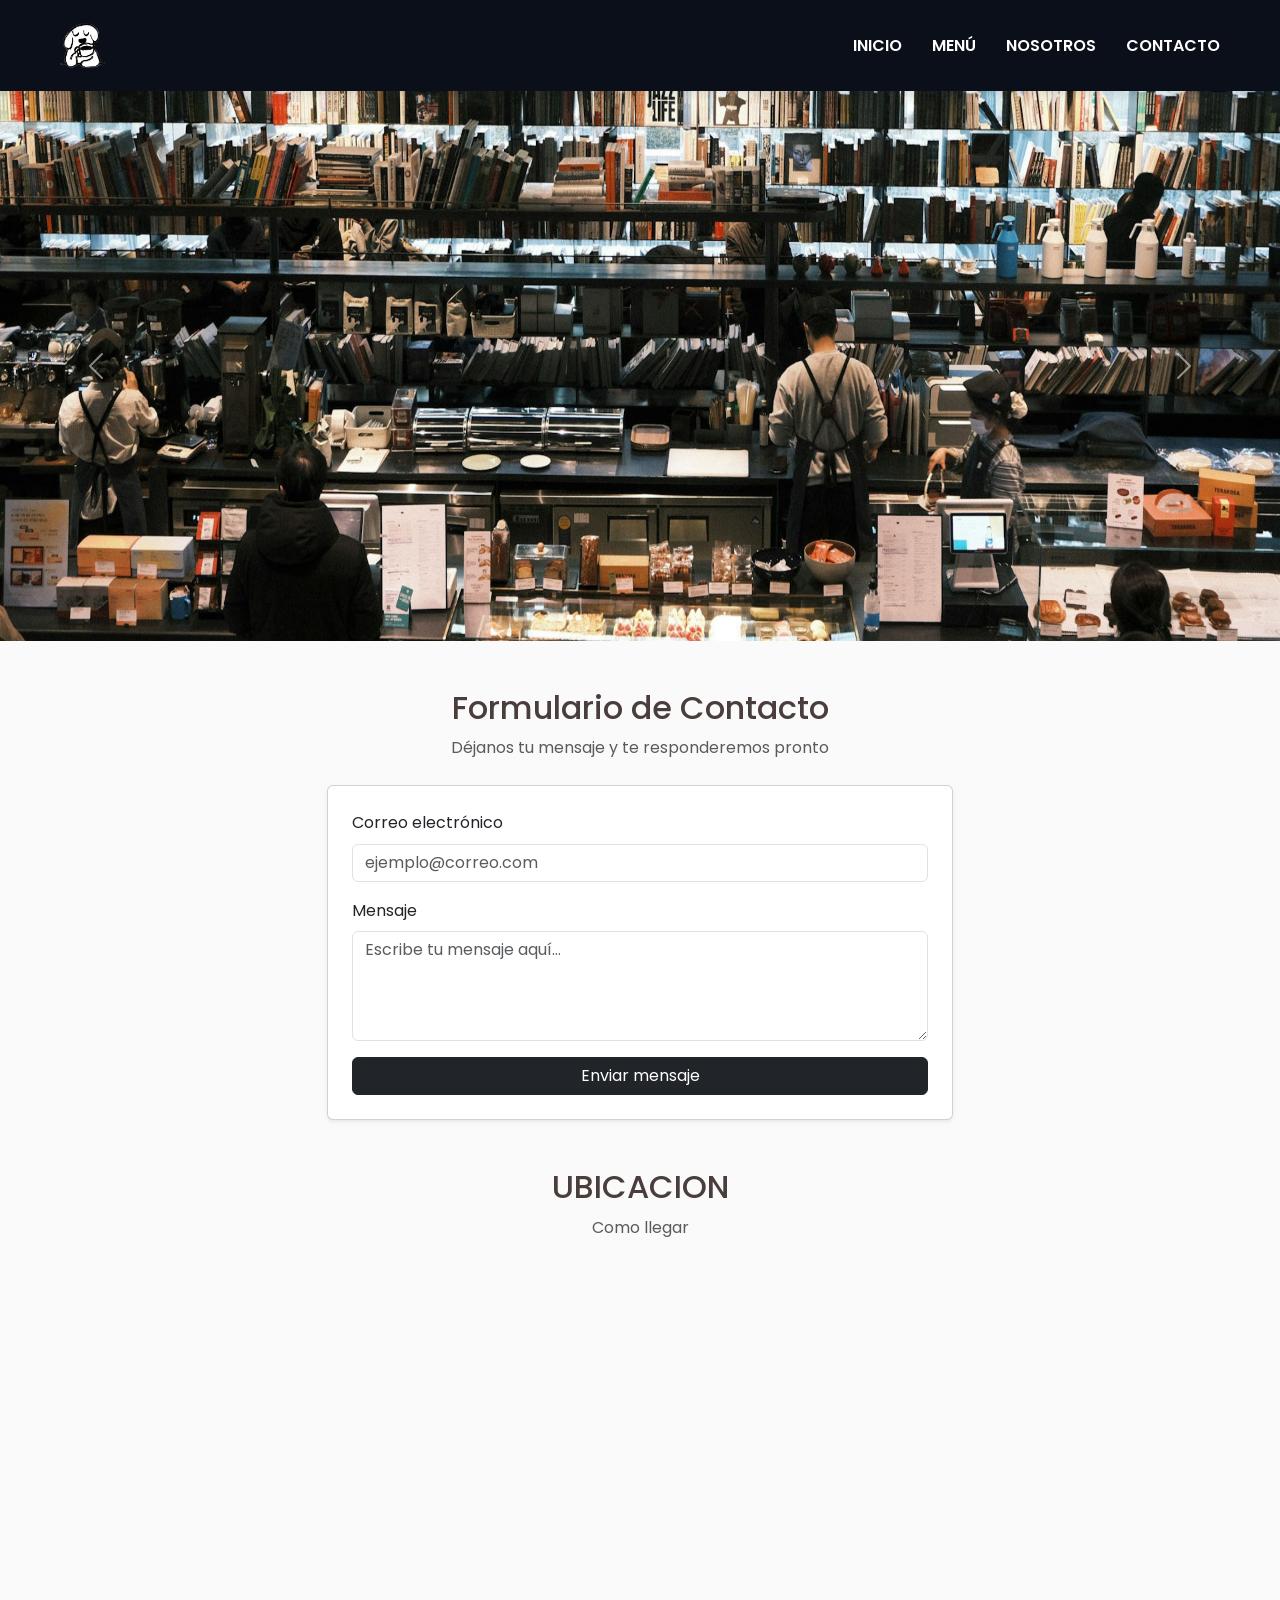
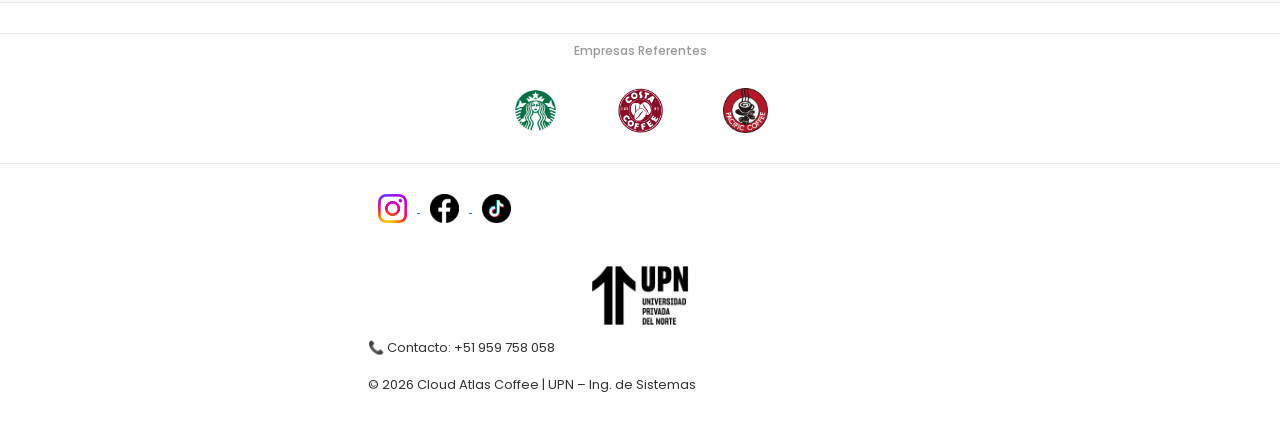
<file: contactos.html>
<!DOCTYPE html>
<html lang="es">

<head>
    <meta charset="UTF-8">
    <meta name="viewport" content="width=device-width, initial-scale=1.0">
    <title>Cloud Atlas Coffee</title>
    <link rel="icon" href="favicon-1.ico">
    <link href="https://cdn.jsdelivr.net/npm/bootstrap@5.3.8/dist/css/bootstrap.min.css" rel="stylesheet"
        integrity="sha384-sRIl4kxILFvY47J16cr9ZwB07vP4J8+LH7qKQnuqkuIAvNWLzeN8tE5YBujZqJLB" crossorigin="anonymous">

    <!-- CSS enlazado, se mantiene el estilo en archivo externo -->
    <link rel="stylesheet" href="style.css">


</head>

<body>

    <!-- ==========================
         HEADER Y NAVEGACIÓN
         ========================== -->
    <header class="encabezado-principal">

        <nav class="navegacion-principal">
            <div class="contenedor-header">

                <!-- LOGO -->
                <a href="inicio.html">
                    <img src="logo/logo-11-Cloud-Atlas-Coffe.png" class="logo-img" alt="Logo">
                </a>

                <!-- MENÚ -->
                <ul class="menu-enlaces">
                    <li><a href="index.html">Inicio</a></li>
                    <li><a href="productos.html">Menú</a></li>
                    <li><a href="nosotros.html">Nosotros</a></li>
                    <li><a href="contactos.html">Contacto</a></li>
                </ul>

            </div>
        </nav>

    </header>








    <!-- ==========================
         SLIDER BOOTSTRAP
         ========================== -->
    <div id="carouselExampleControls" class="carousel slide" data-bs-ride="carousel">
        <div class="carousel-inner">

            <div class="carousel-item active">
                <img src="slider-contacto-1.jpg" class="d-block w-100" alt="..." height="550px">
            </div>

            <div class="carousel-item">
                <img src="slider-contacto-2.png" class="d-block w-100" alt="..." height="550px">
            </div>

            <div class="carousel-item">
                <img src="slider-contacto-3.png" class="d-block w-100" alt="..." height="550px">
            </div>

            <button class="carousel-control-prev" type="button" data-bs-target="#carouselExampleControls"
                data-bs-slide="prev">
                <span class="carousel-control-prev-icon" aria-hidden="true"></span>
                <span class="visually-hidden">Previous</span>
            </button>

            <button class="carousel-control-next" type="button" data-bs-target="#carouselExampleControls"
                data-bs-slide="next">
                <span class="carousel-control-next-icon" aria-hidden="true"></span>
                <span class="visually-hidden">Next</span>
            </button>
        </div>
    </div>





    <!-- ==========================
     FORMULARIO DE CONTACTO - BOOTSTRAP
     ========================== -->
    <section class="seccion-contacto py-5">
        <div class="container" style="max-width: 650px;">

            <div class="text-center mb-4">
                <h2>Formulario de Contacto</h2>
                <p class="text-muted">Déjanos tu mensaje y te responderemos pronto</p>
            </div>

            <!-- Card Bootstrap para mejor presentación -->
            <div class="card shadow-sm">
                <div class="card-body p-4">

                    <!-- Email -->
                    <div class="mb-3">
                        <label for="email" class="form-label">Correo electrónico</label>
                        <input type="email" class="form-control" id="email" placeholder="ejemplo@correo.com">
                    </div>

                    <!-- Mensaje -->
                    <div class="mb-3">
                        <label for="mensaje" class="form-label">Mensaje</label>
                        <textarea class="form-control" id="mensaje" rows="4"
                            placeholder="Escribe tu mensaje aquí..."></textarea>
                    </div>

                    <!-- Botón -->
                    <div class="d-grid">
                        <button type="submit" class="btn btn-dark">
                            Enviar mensaje
                        </button>
                    </div>

                </div>
            </div>

        </div>
    </section>




    <!-- <div class="mb-3">
        <label for="exampleFormControlInput1" class="form-label">Email address</label>
        <input type="email" class="form-control" id="exampleFormControlInput1" placeholder="name@example.com">
    </div>
    <div class="mb-3">
        <label for="exampleFormControlTextarea1" class="form-label">Example textarea</label>
        <textarea class="form-control" id="exampleFormControlTextarea1" rows="3"></textarea>
    </div> -->






    <!-- ======================================================
        MAPA DE UBICACIÓN / TITULO DE UBICACION - CENTRADO
    ====================================================== -->


    <center>
        <div class="mb-4">
            <h2>UBICACION</h2>
            <p class="text-muted">Como llegar</p>
        </div>
    </center>



    <!-- ==========================
        MAPA DE UBICACIÓN 
    ========================== -->
    <center>
        <iframe class="mapa-contacto" src="https://www.google.com/maps?q=-12.08965,-77.05181&output=embed"
            allowfullscreen loading="lazy">
        </iframe>
    </center>




    <!-- ==========================
         FOOTER / PIE DE PÁGINA
         ========================== -->


    <footer class="pie-pagina-premium">

        <!-- EMPRESAS REFERENTES -->
        <div class="empresas-referenciales">
            <h4 class="titulo-referencial">Empresas Referentes</h4>

            <div class="contenedor-logos">
                <img src="logo/logo-2-starbucks.png" alt="Starbucks" class="logo-partner">
                <img src="logo/logo-3-Costa-Coffee.png" alt="Costa Coffee" class="logo-partner">
                <img src="logo/logo-4-pacificcoffee.png" alt="Pacific Coffee" class="logo-partner">
            </div>
        </div>

        <!-- REDES SOCIALES -->
        <div class="derechos-reservados">

            <div class="redes-sociales">
                <a href="https://instagram.com" target="_blank">
                    <img src="logo/logo-5-instagram.png" class="icono-social">
                </a>
                <a href="https://facebook.com" target="_blank">
                    <img src="logo/logo-6.1-facebook.png" class="icono-social">
                </a>
                <a href="https://tiktok.com" target="_blank">
                    <img src="logo/logo-7-tiktok.png" class="icono-social">
                </a>
            </div>



            <!-- LOGO UPN -->
            <center>
                <img src="logo/logo-9-UPN.png" alt="Logo UPN" width="120px">
            </center>

            <!-- CONTACTO -->
            <p>📞 Contacto: +51 959 758 058</p>


            <p>© 2026 Cloud Atlas Coffee | UPN – Ing. de Sistemas</p>
        </div>

    </footer>

    <!-- SCRIPTS DE BOOTSTRAP (COMPONENTES INTERACTIVOS) -->
    <script src="https://cdn.jsdelivr.net/npm/bootstrap@5.3.8/dist/js/bootstrap.bundle.min.js"
        integrity="sha384-FKyoEForCGlyvwx9Hj09JcYn3nv7wiPVlz7YYwJrWVcXK/BmnVDxM+D2scQbITxI"
        crossorigin="anonymous"></script>

    <script src="https://cdn.jsdelivr.net/npm/@popperjs/core@2.11.8/dist/umd/popper.min.js"
        integrity="sha384-I7E8VVD/ismYTF4hNIPjVp/Zjvgyol6VFvRkX/vR+Vc4jQkC+hVqc2pM8ODewa9r"
        crossorigin="anonymous"></script>

    <script src="https://cdn.jsdelivr.net/npm/bootstrap@5.3.8/dist/js/bootstrap.min.js"
        integrity="sha384-G/EV+4j2dNv+tEPo3++6LCgdCROaejBqfUeNjuKAiuXbjrxilcCdDz6ZAVfHWe1Y"
        crossorigin="anonymous"></script>

</body>

</html>
</file>
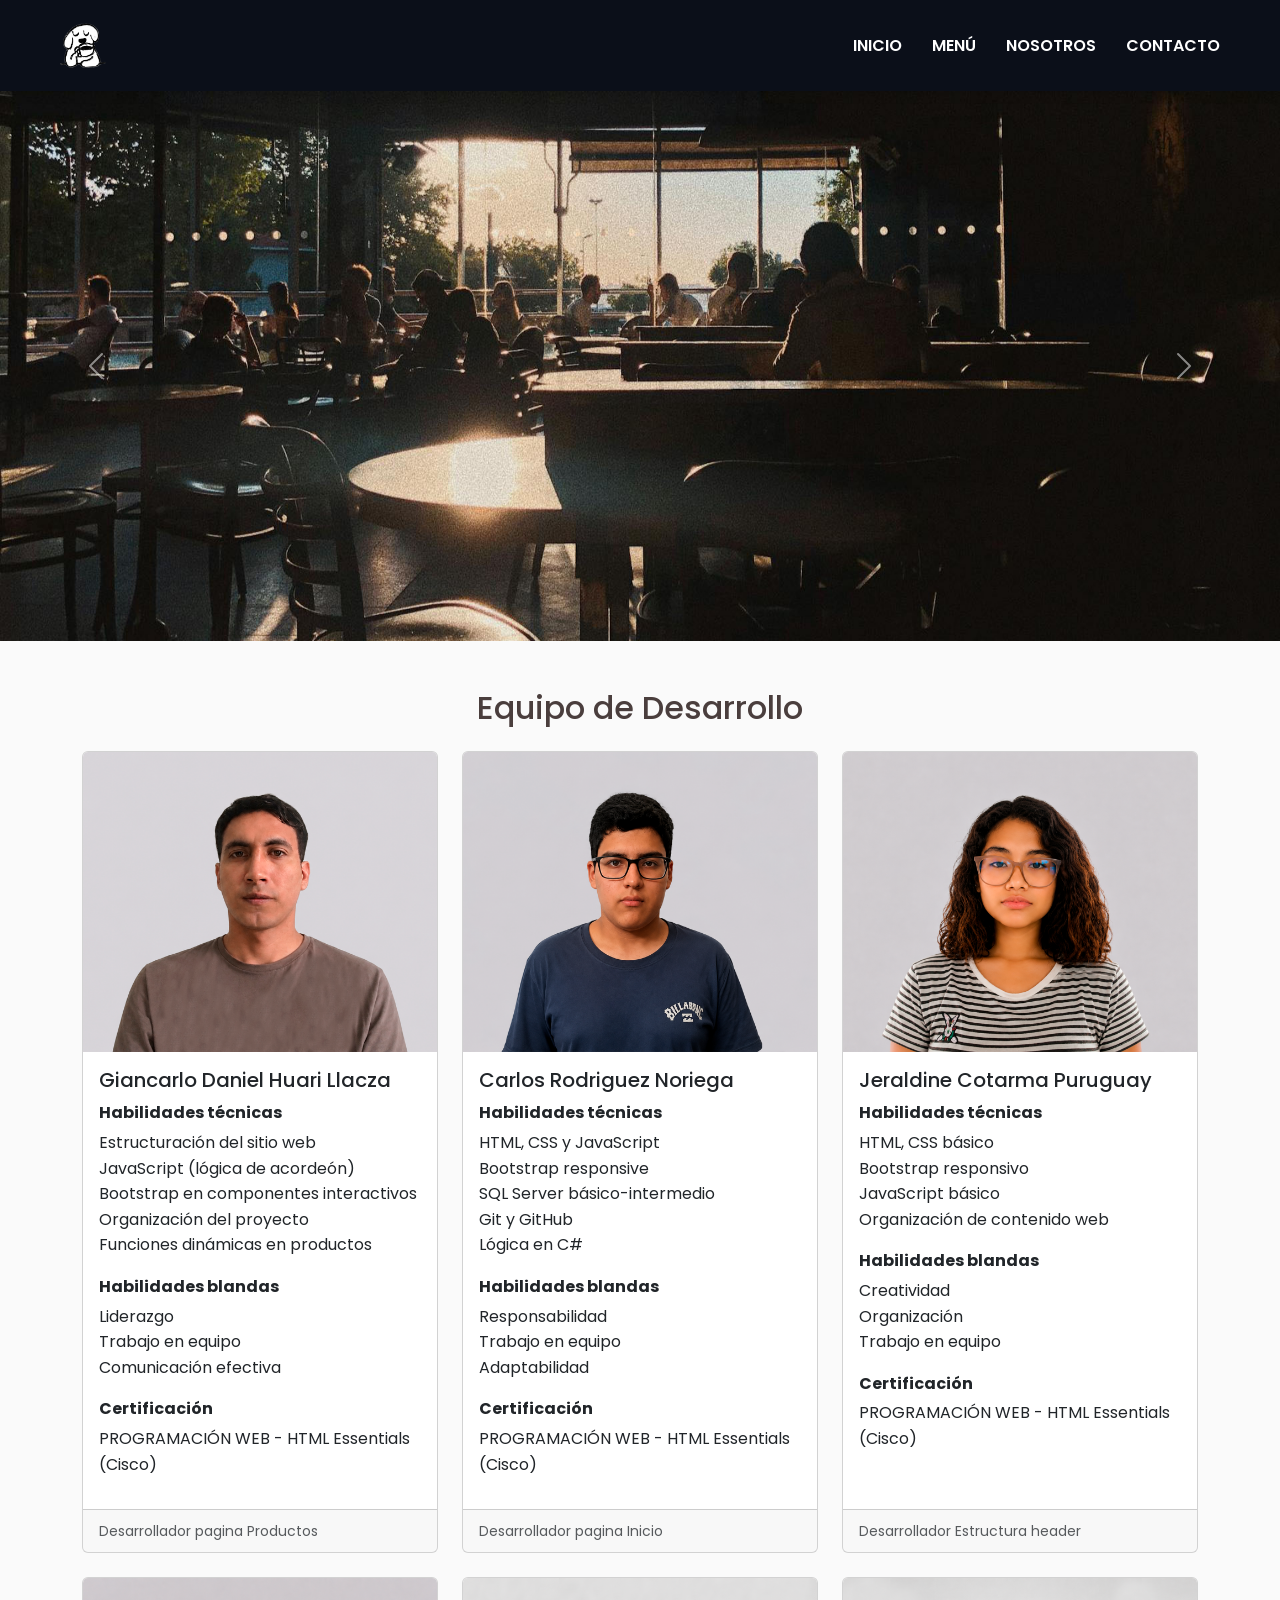
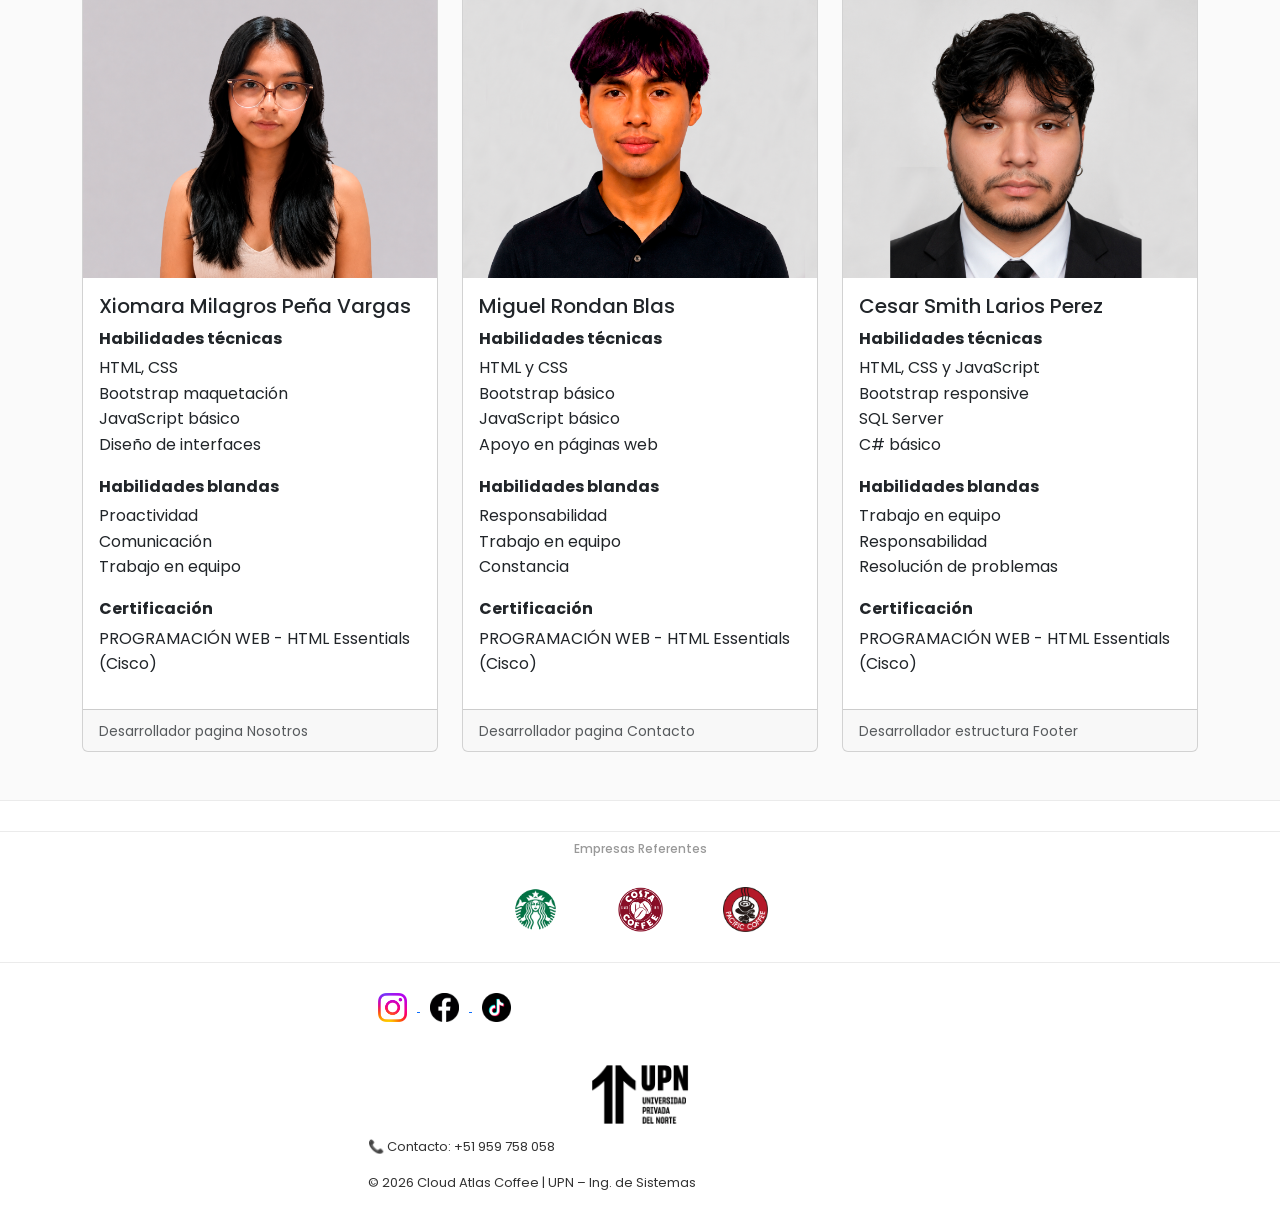
<file: nosotros.html>
<!DOCTYPE html>
<html lang="es">

<head>
    <meta charset="UTF-8">
    <meta name="viewport" content="width=device-width, initial-scale=1.0">
    <title>Cloud Atlas Coffee</title>
    <link rel="icon" href="favicon-1.ico">
    <link href="https://cdn.jsdelivr.net/npm/bootstrap@5.3.8/dist/css/bootstrap.min.css" rel="stylesheet"
        integrity="sha384-sRIl4kxILFvY47J16cr9ZwB07vP4J8+LH7qKQnuqkuIAvNWLzeN8tE5YBujZqJLB" crossorigin="anonymous">

    <!-- CSS enlazado, se mantiene el estilo en archivo externo -->
    <link rel="stylesheet" href="style.css">


</head>

<body>

    <!-- ==========================
         HEADER Y NAVEGACIÓN
         ========================== -->
    <header class="encabezado-principal">

        <nav class="navegacion-principal">
            <div class="contenedor-header">

                <!-- LOGO -->
                <a href="inicio.html">
                    <img src="logo/logo-11-Cloud-Atlas-Coffe.png" class="logo-img" alt="Logo">
                </a>

                <!-- MENÚ -->
                <ul class="menu-enlaces">
                    <li><a href="index.html">Inicio</a></li>
                    <li><a href="productos.html">Menú</a></li>
                    <li><a href="nosotros.html">Nosotros</a></li>
                    <li><a href="contactos.html">Contacto</a></li>
                </ul>

            </div>
        </nav>

    </header>






    <!-- ==========================
         SLIDER BOOTSTRAP
         ========================== -->
    <div id="carouselExampleControls" class="carousel slide" data-bs-ride="carousel">
        <div class="carousel-inner">

            <div class="carousel-item active">
                <img src="slider-nosotros-1.jpg" class="d-block w-100" alt="..." height="550px">
            </div>

            <div class="carousel-item">
                <img src="slider-nosotros-2.png" class="d-block w-100" alt="..." height="550px">
            </div>

            <div class="carousel-item">
                <img src="slider-nosotros-3.png" class="d-block w-100" alt="..." height="550px">
            </div>

            <button class="carousel-control-prev" type="button" data-bs-target="#carouselExampleControls"
                data-bs-slide="prev">
                <span class="carousel-control-prev-icon" aria-hidden="true"></span>
                <span class="visually-hidden">Previous</span>
            </button>

            <button class="carousel-control-next" type="button" data-bs-target="#carouselExampleControls"
                data-bs-slide="next">
                <span class="carousel-control-next-icon" aria-hidden="true"></span>
                <span class="visually-hidden">Next</span>
            </button>
        </div>
    </div>





    <!-- ========================================================
         SECCIÓN EQUIPO DESARROLLADOR - BOOTSTRAP CARDS
         ======================================================== -->




    <!-- MOLDE ORIGINAL BOOTSTRAP, CARD CV


    <section class="equipo-desarrolladores">
        <div class="container my-5">

            <h2 class="text-center mb-4">Equipo de Desarrollo</h2>

            <div class="row row-cols-1 row-cols-md-2 row-cols-lg-3 g-4">
                
        
                <div class="col">
                    <div class="card h-100">
                        <img src="img/developers/dev-1.png" class="card-img-top" alt="Desarrollador 1"
                            style="width: 100%; height: 300px; object-fit: cover;">
                        <div class="card-body">
                            <h5 class="card-title">Giancarlo Daniel Huari Llacza</h5>
                            <p class="card-text">
                                Estudiante de Ingeniería de Sistemas (3er ciclo)
                                Desarrollo de aplicaciones web con HTML, CSS, JavaScript y Bootstrap
                                Programación backend básica con C#
                                Manejo de bases de datos con SQL Server
                                Uso de Git y GitHub para control de versiones
                                Integración de interfaces dinámicas en proyectos web
                                Conocimientos en arquitectura básica de aplicaciones web
                                Apoyo en organización técnica del proyecto y estructura del código
                            </p>
                        </div>
                        <div class="card-footer">
                            <small class="text-muted">Frontend Developer</small>
                        </div>
                    </div>
                </div> -->


    <section class="equipo-desarrolladores">
        <div class="container my-5">

            <h2 class="text-center mb-4">Equipo de Desarrollo</h2>

            <div class="row row-cols-1 row-cols-md-2 row-cols-lg-3 g-4">

                <!-- CARD 1 -->
                <div class="col">
                    <div class="card h-100">
                        <img src="developers/dev-1.png" class="card-img-top" alt="Desarrollador 1"
                            style="width: 100%; height: 300px; object-fit: cover;">

                        <div class="card-body">
                            <h5 class="card-title">Giancarlo Daniel Huari Llacza</h5>

                            <p class="card-text mb-1"><strong>Habilidades técnicas</strong></p>
                            <ul class="list-unstyled mb-3">
                                <li>Estructuración del sitio web</li>
                                <li>JavaScript (lógica de acordeón)</li>
                                <li>Bootstrap en componentes interactivos</li>
                                <li>Organización del proyecto</li>
                                <li>Funciones dinámicas en productos</li>
                            </ul>

                            <p class="card-text mb-1"><strong>Habilidades blandas</strong></p>
                            <ul class="list-unstyled mb-3">
                                <li>Liderazgo</li>
                                <li>Trabajo en equipo</li>
                                <li>Comunicación efectiva</li>
                            </ul>

                            <p class="card-text mb-1"><strong>Certificación</strong></p>
                            <ul class="list-unstyled">
                                <li>PROGRAMACIÓN WEB - HTML Essentials (Cisco)</li>
                            </ul>
                        </div>

                        <div class="card-footer">
                            <small class="text-muted">Desarrollador pagina Productos</small>
                        </div>
                    </div>
                </div>

                <!-- CARD 2 -->
                <div class="col">
                    <div class="card h-100">
                        <img src="developers/dev-2.png" class="card-img-top" alt="Desarrollador 2"
                            style="width: 100%; height: 300px; object-fit: cover;">

                        <div class="card-body">
                            <h5 class="card-title">Carlos Rodriguez Noriega</h5>

                            <p class="card-text mb-1"><strong>Habilidades técnicas</strong></p>
                            <ul class="list-unstyled mb-3">
                                <li>HTML, CSS y JavaScript</li>
                                <li>Bootstrap responsive</li>
                                <li>SQL Server básico-intermedio</li>
                                <li>Git y GitHub</li>
                                <li>Lógica en C#</li>
                            </ul>

                            <p class="card-text mb-1"><strong>Habilidades blandas</strong></p>
                            <ul class="list-unstyled mb-3">
                                <li>Responsabilidad</li>
                                <li>Trabajo en equipo</li>
                                <li>Adaptabilidad</li>
                            </ul>

                            <p class="card-text mb-1"><strong>Certificación</strong></p>
                            <ul class="list-unstyled">
                                <li>PROGRAMACIÓN WEB - HTML Essentials (Cisco)</li>
                            </ul>
                        </div>

                        <div class="card-footer">
                            <small class="text-muted">Desarrollador pagina Inicio</small>
                        </div>
                    </div>
                </div>

                <!-- CARD 3 -->
                <div class="col">
                    <div class="card h-100">
                        <img src="developers/dev-3.png" class="card-img-top" alt="Desarrollador 3"
                            style="width: 100%; height: 300px; object-fit: cover;">

                        <div class="card-body">
                            <h5 class="card-title">Jeraldine Cotarma Puruguay</h5>

                            <p class="card-text mb-1"><strong>Habilidades técnicas</strong></p>
                            <ul class="list-unstyled mb-3">
                                <li>HTML, CSS básico</li>
                                <li>Bootstrap responsivo</li>
                                <li>JavaScript básico</li>
                                <li>Organización de contenido web</li>
                            </ul>

                            <p class="card-text mb-1"><strong>Habilidades blandas</strong></p>
                            <ul class="list-unstyled mb-3">
                                <li>Creatividad</li>
                                <li>Organización</li>
                                <li>Trabajo en equipo</li>
                            </ul>

                            <p class="card-text mb-1"><strong>Certificación</strong></p>
                            <ul class="list-unstyled">
                                <li>PROGRAMACIÓN WEB - HTML Essentials (Cisco)</li>
                            </ul>
                        </div>

                        <div class="card-footer">
                            <small class="text-muted">Desarrollador Estructura header</small>
                        </div>
                    </div>
                </div>

                <!-- CARD 4 -->
                <div class="col">
                    <div class="card h-100">
                        <img src="developers/dev-4.png" class="card-img-top" alt="Desarrollador 4"
                            style="width: 100%; height: 300px; object-fit: cover;">

                        <div class="card-body">
                            <h5 class="card-title">Xiomara Milagros Peña Vargas</h5>

                            <p class="card-text mb-1"><strong>Habilidades técnicas</strong></p>
                            <ul class="list-unstyled mb-3">
                                <li>HTML, CSS</li>
                                <li>Bootstrap maquetación</li>
                                <li>JavaScript básico</li>
                                <li>Diseño de interfaces</li>
                            </ul>

                            <p class="card-text mb-1"><strong>Habilidades blandas</strong></p>
                            <ul class="list-unstyled mb-3">
                                <li>Proactividad</li>
                                <li>Comunicación</li>
                                <li>Trabajo en equipo</li>
                            </ul>

                            <p class="card-text mb-1"><strong>Certificación</strong></p>
                            <ul class="list-unstyled">
                                <li>PROGRAMACIÓN WEB - HTML Essentials (Cisco)</li>
                            </ul>
                        </div>

                        <div class="card-footer">
                            <small class="text-muted">Desarrollador pagina Nosotros</small>
                        </div>
                    </div>
                </div>

                <!-- CARD 5 -->
                <div class="col">
                    <div class="card h-100">
                        <img src="developers/dev-5.png" class="card-img-top" alt="Desarrollador 5"
                            style="width: 100%; height: 300px; object-fit: cover;">

                        <div class="card-body">
                            <h5 class="card-title">Miguel Rondan Blas</h5>

                            <p class="card-text mb-1"><strong>Habilidades técnicas</strong></p>
                            <ul class="list-unstyled mb-3">
                                <li>HTML y CSS</li>
                                <li>Bootstrap básico</li>
                                <li>JavaScript básico</li>
                                <li>Apoyo en páginas web</li>
                            </ul>

                            <p class="card-text mb-1"><strong>Habilidades blandas</strong></p>
                            <ul class="list-unstyled mb-3">
                                <li>Responsabilidad</li>
                                <li>Trabajo en equipo</li>
                                <li>Constancia</li>
                            </ul>

                            <p class="card-text mb-1"><strong>Certificación</strong></p>
                            <ul class="list-unstyled">
                                <li>PROGRAMACIÓN WEB - HTML Essentials (Cisco)</li>
                            </ul>
                        </div>

                        <div class="card-footer">
                            <small class="text-muted">Desarrollador pagina Contacto</small>
                        </div>
                    </div>
                </div>

                <!-- CARD 6 -->
                <div class="col">
                    <div class="card h-100">
                        <img src="developers/dev-6.png" class="card-img-top" alt="Desarrollador 6"
                            style="width: 100%; height: 300px; object-fit: cover;">

                        <div class="card-body">
                            <h5 class="card-title">Cesar Smith Larios Perez</h5>

                            <p class="card-text mb-1"><strong>Habilidades técnicas</strong></p>
                            <ul class="list-unstyled mb-3">
                                <li>HTML, CSS y JavaScript</li>
                                <li>Bootstrap responsive</li>
                                <li>SQL Server</li>
                                <li>C# básico</li>
                            </ul>

                            <p class="card-text mb-1"><strong>Habilidades blandas</strong></p>
                            <ul class="list-unstyled mb-3">
                                <li>Trabajo en equipo</li>
                                <li>Responsabilidad</li>
                                <li>Resolución de problemas</li>
                            </ul>

                            <p class="card-text mb-1"><strong>Certificación</strong></p>
                            <ul class="list-unstyled">
                                <li>PROGRAMACIÓN WEB - HTML Essentials (Cisco)</li>
                            </ul>
                        </div>

                        <div class="card-footer">
                            <small class="text-muted">Desarrollador estructura Footer</small>
                        </div>
                    </div>
                </div>

            </div>
        </div>
    </section>




    <!-- ==========================
         FOOTER / PIE DE PÁGINA
         ========================== -->


    <footer class="pie-pagina-premium">

        <!-- EMPRESAS REFERENTES -->
        <div class="empresas-referenciales">
            <h4 class="titulo-referencial">Empresas Referentes</h4>

            <div class="contenedor-logos">
                <img src="logo/logo-2-starbucks.png" alt="Starbucks" class="logo-partner">
                <img src="logo/logo-3-Costa-Coffee.png" alt="Costa Coffee" class="logo-partner">
                <img src="logo/logo-4-pacificcoffee.png" alt="Pacific Coffee" class="logo-partner">
            </div>
        </div>

        <!-- REDES SOCIALES -->
        <div class="derechos-reservados">

            <div class="redes-sociales">
                <a href="https://instagram.com" target="_blank">
                    <img src="logo/logo-5-instagram.png" class="icono-social">
                </a>
                <a href="https://facebook.com" target="_blank">
                    <img src="logo/logo-6.1-facebook.png" class="icono-social">
                </a>
                <a href="https://tiktok.com" target="_blank">
                    <img src="logo/logo-7-tiktok.png" class="icono-social">
                </a>
            </div>



            <!-- LOGO UPN -->
            <center>
                <img src="logo/logo-9-UPN.png" alt="Logo UPN" width="120px">
            </center>

            <!-- CONTACTO -->
            <p>📞 Contacto: +51 959 758 058</p>


            <p>© 2026 Cloud Atlas Coffee | UPN – Ing. de Sistemas</p>
        </div>

    </footer>

    <!-- SCRIPTS DE BOOTSTRAP (COMPONENTES INTERACTIVOS) -->
    <script src="https://cdn.jsdelivr.net/npm/bootstrap@5.3.8/dist/js/bootstrap.bundle.min.js"
        integrity="sha384-FKyoEForCGlyvwx9Hj09JcYn3nv7wiPVlz7YYwJrWVcXK/BmnVDxM+D2scQbITxI"
        crossorigin="anonymous"></script>

    <script src="https://cdn.jsdelivr.net/npm/@popperjs/core@2.11.8/dist/umd/popper.min.js"
        integrity="sha384-I7E8VVD/ismYTF4hNIPjVp/Zjvgyol6VFvRkX/vR+Vc4jQkC+hVqc2pM8ODewa9r"
        crossorigin="anonymous"></script>

    <script src="https://cdn.jsdelivr.net/npm/bootstrap@5.3.8/dist/js/bootstrap.min.js"
        integrity="sha384-G/EV+4j2dNv+tEPo3++6LCgdCROaejBqfUeNjuKAiuXbjrxilcCdDz6ZAVfHWe1Y"
        crossorigin="anonymous"></script>

</body>

</html>
</file>
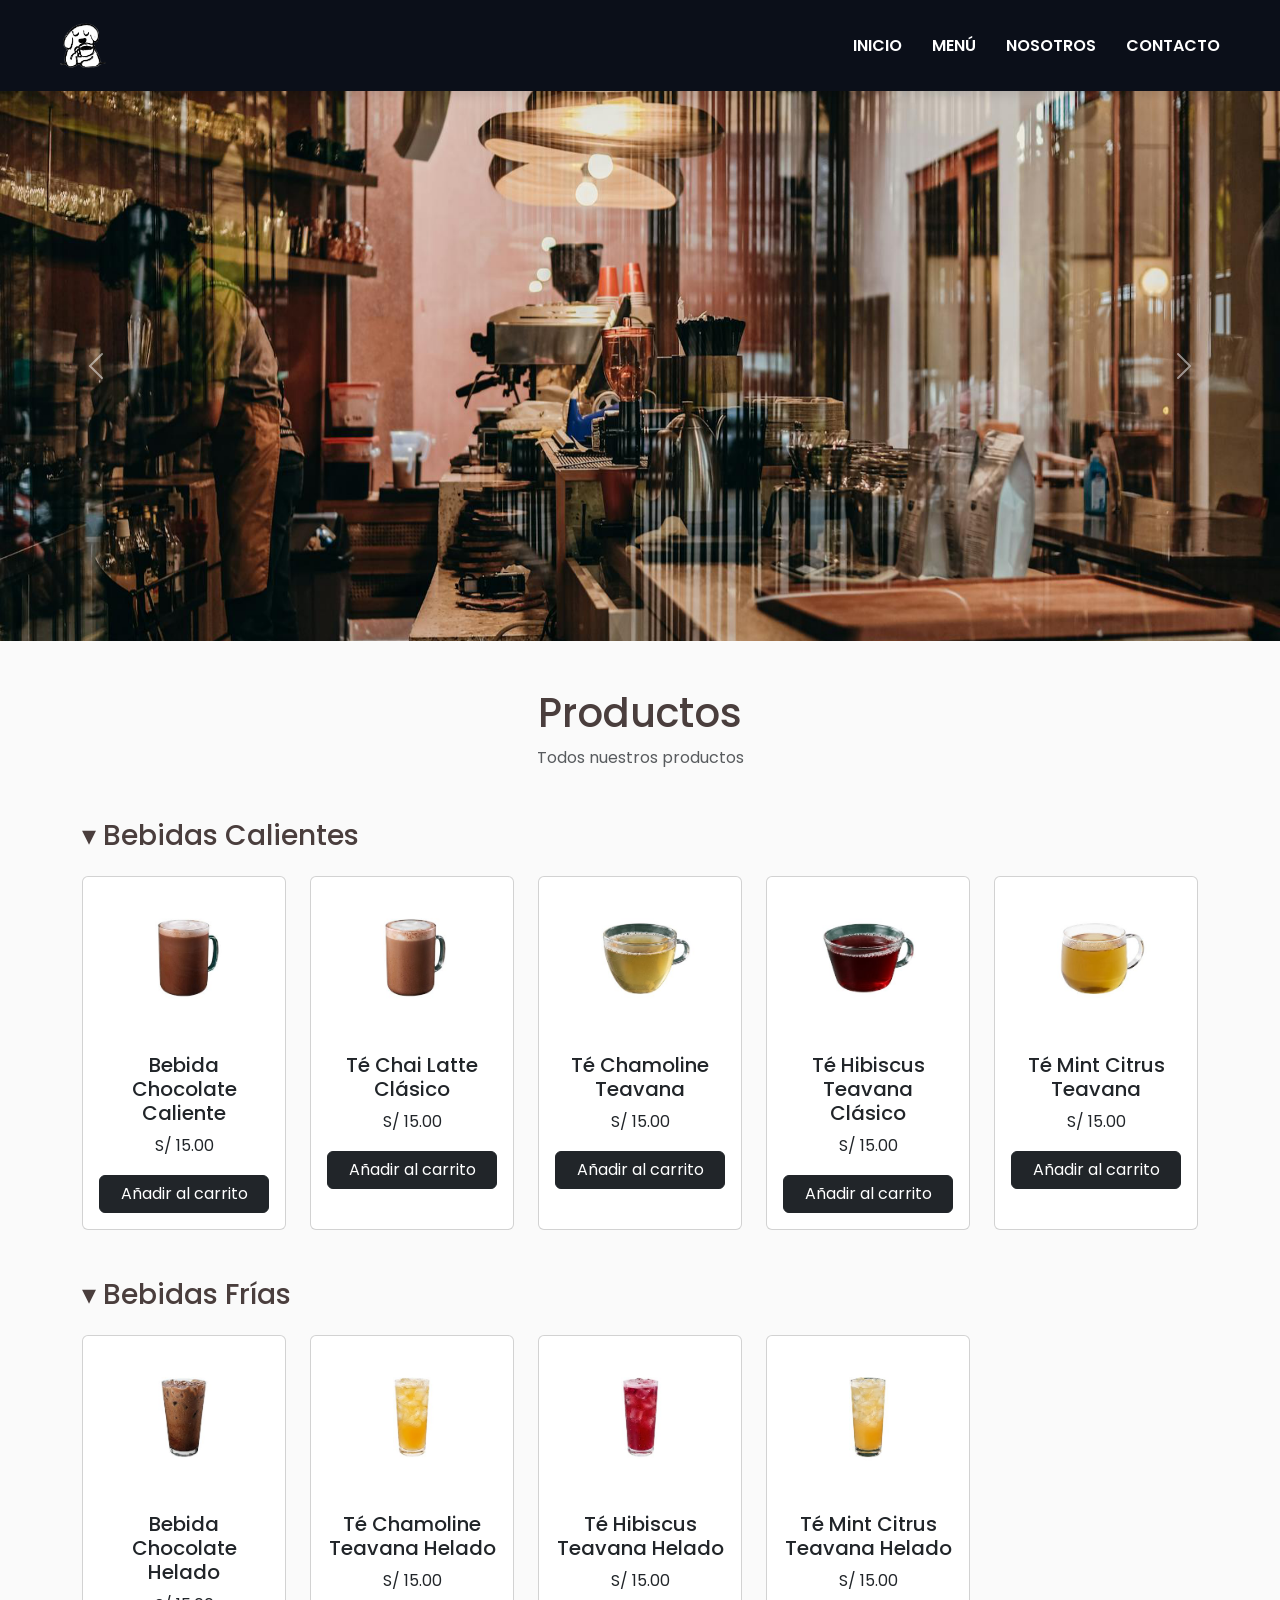
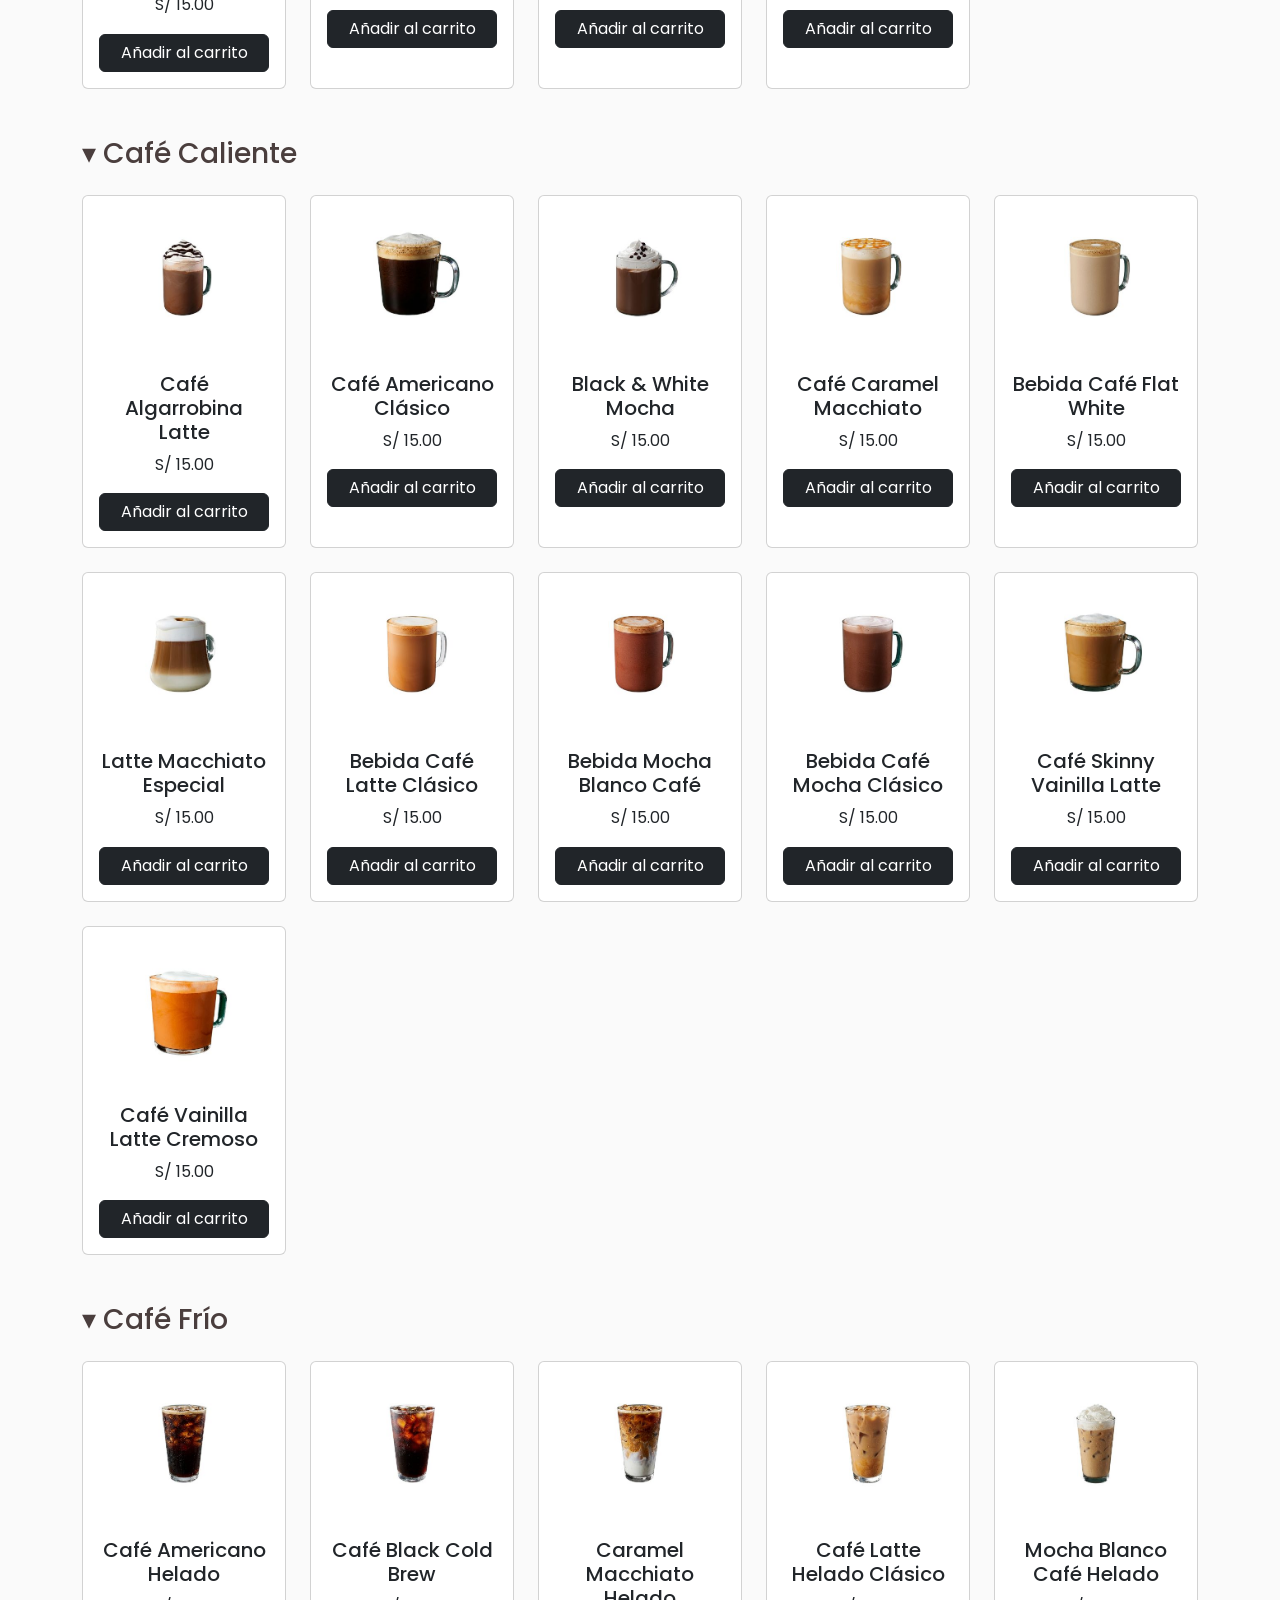
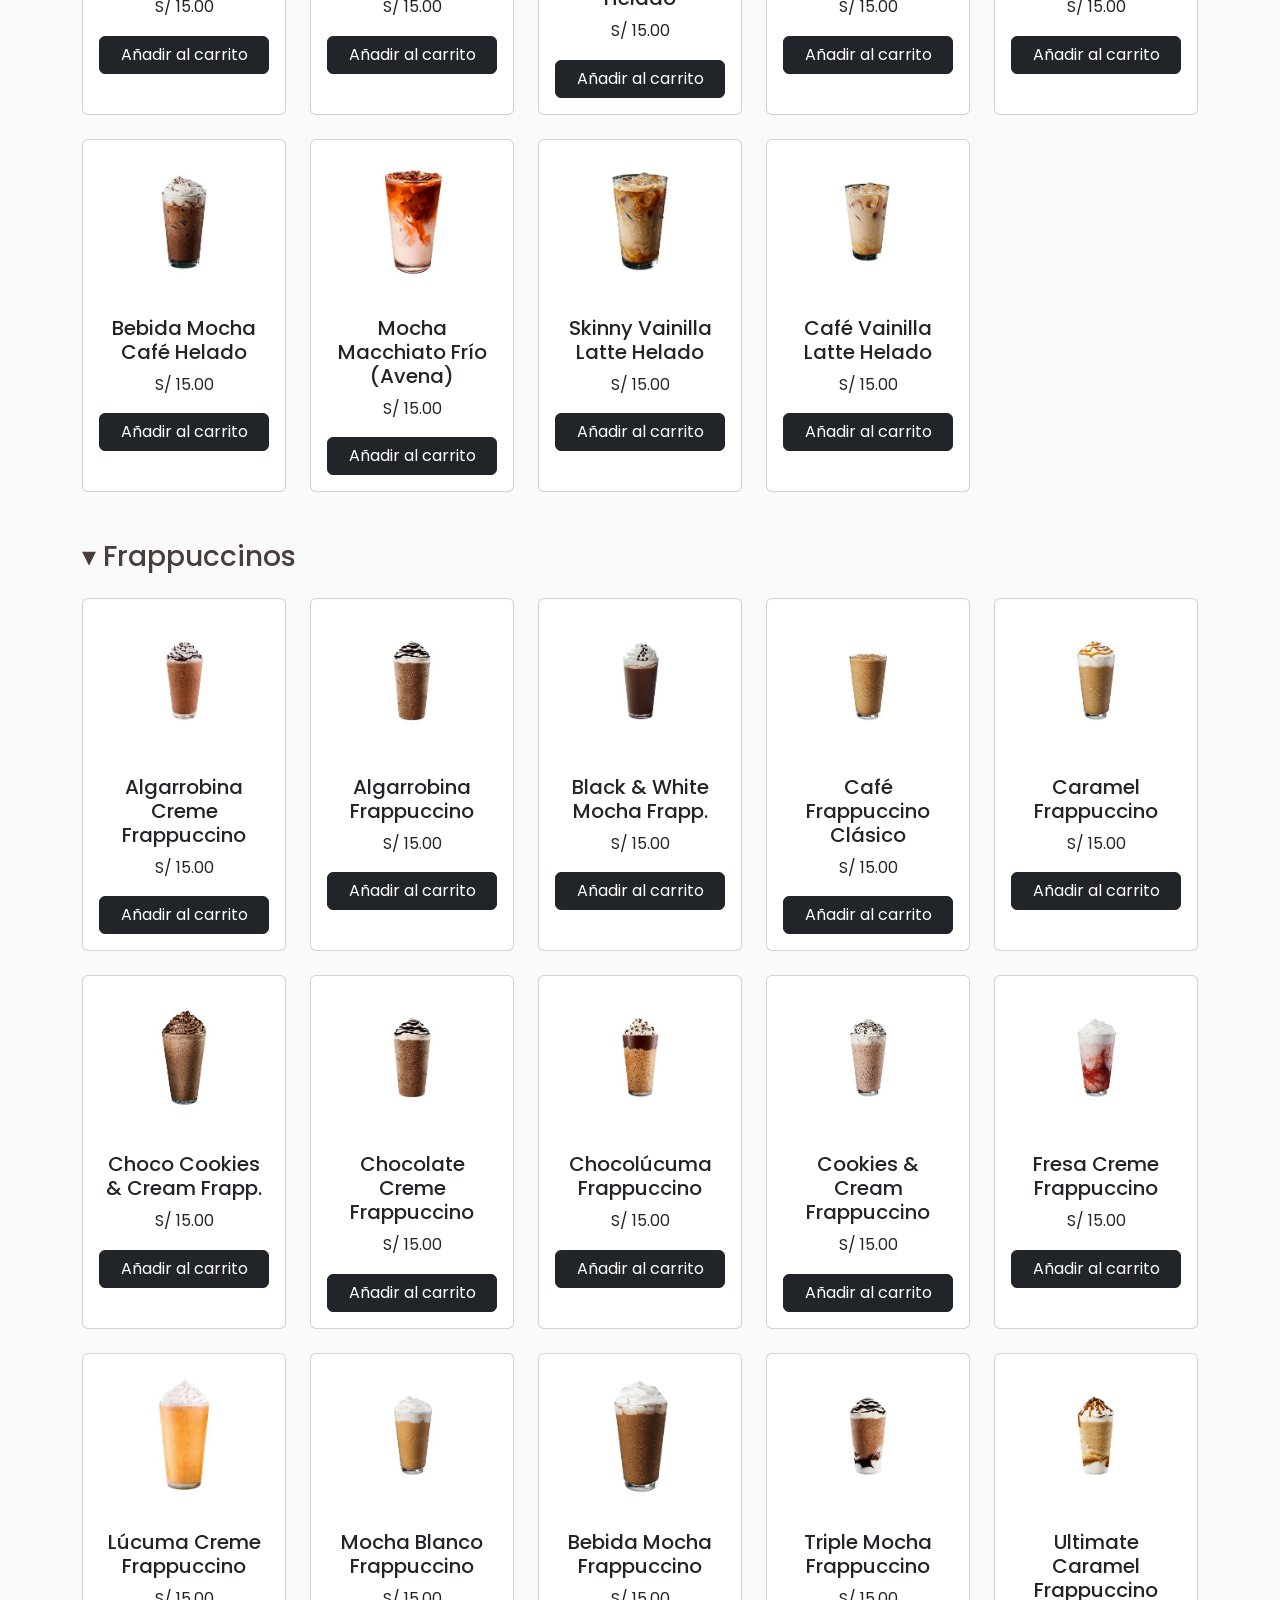
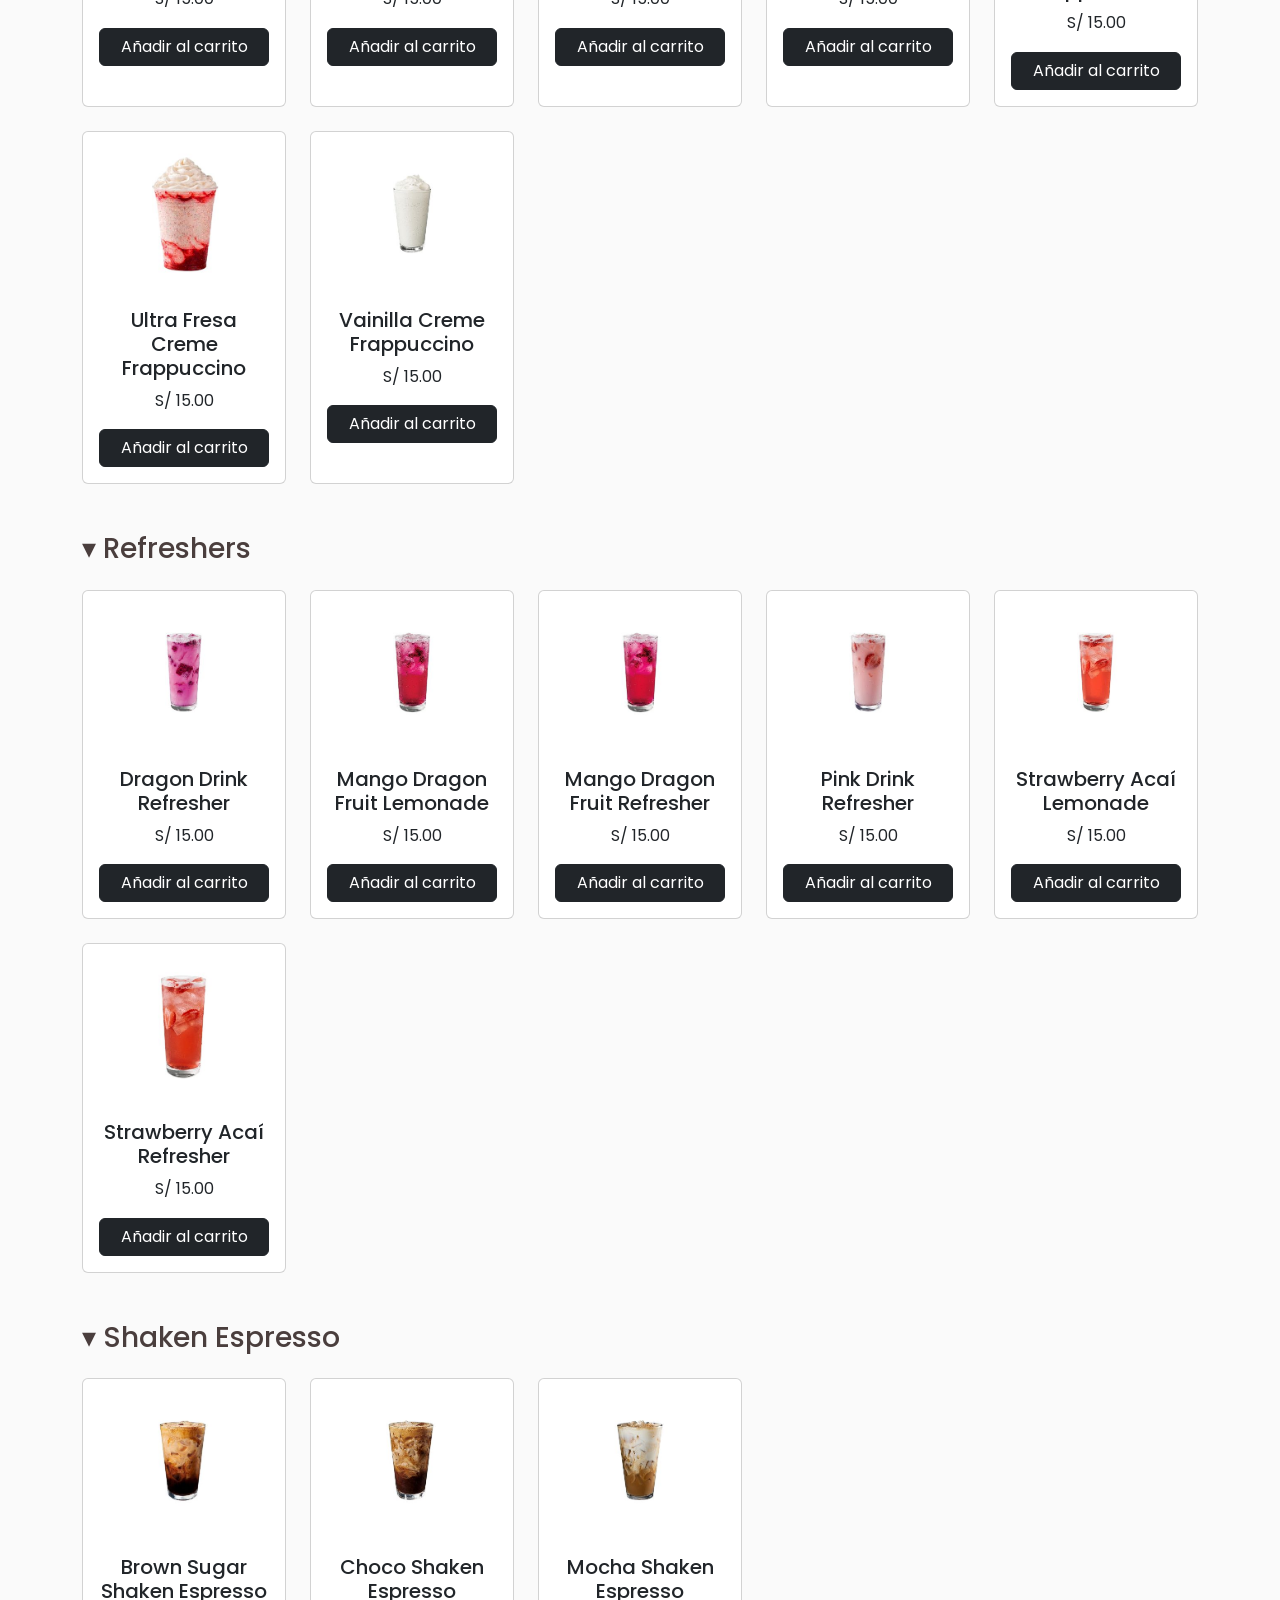
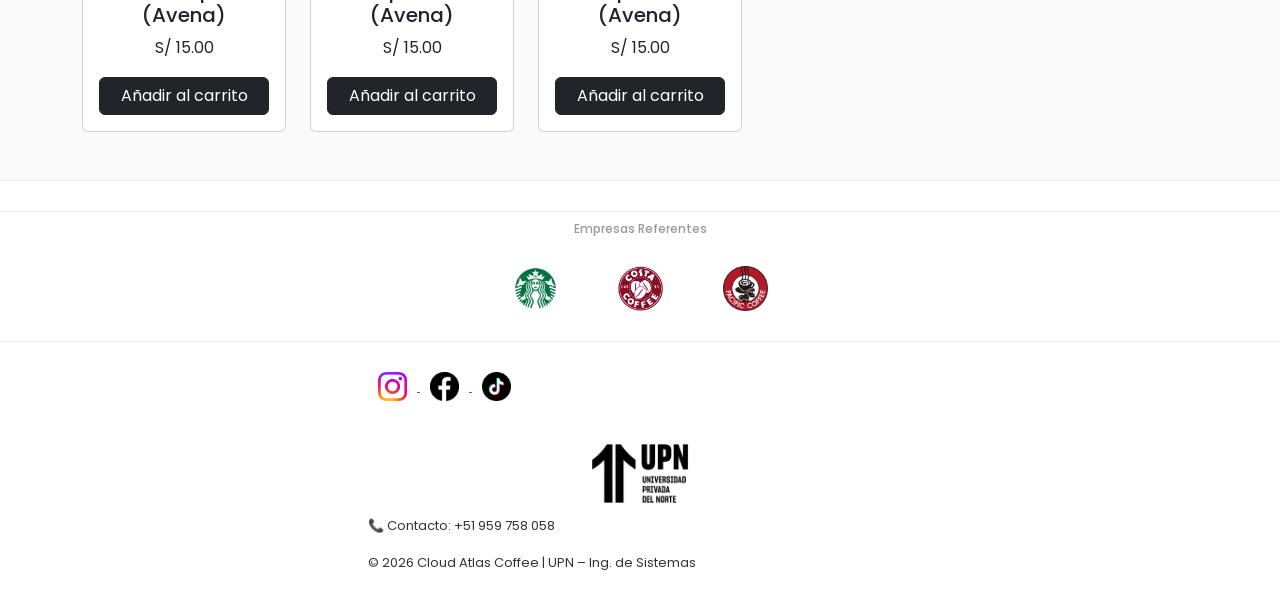
<file: productos.html>
<!DOCTYPE html>
<html lang="es">

<head>
    <meta charset="UTF-8">
    <meta name="viewport" content="width=device-width, initial-scale=1.0">
    <title>Cloud Atlas Coffee</title>
    <link rel="icon" href="favicon-1.ico">
    <link href="https://cdn.jsdelivr.net/npm/bootstrap@5.3.8/dist/css/bootstrap.min.css" rel="stylesheet"
        integrity="sha384-sRIl4kxILFvY47J16cr9ZwB07vP4J8+LH7qKQnuqkuIAvNWLzeN8tE5YBujZqJLB" crossorigin="anonymous">

    <!-- CSS enlazado, se mantiene el estilo en archivo externo -->
    <link rel="stylesheet" href="style.css">


</head>

<body>

    <!-- ==========================
         HEADER Y NAVEGACIÓN
         ========================== -->
    <header class="encabezado-principal">

        <nav class="navegacion-principal">
            <div class="contenedor-header">

                <!-- LOGO -->
                <a href="index.html">
                    <img src="logo/logo-11-Cloud-Atlas-Coffe.png" class="logo-img" alt="Logo">
                </a>

                <!-- MENÚ -->
                <ul class="menu-enlaces">
                    <li><a href="index.html">Inicio</a></li>
                    <li><a href="productos.html">Menú</a></li>
                    <li><a href="nosotros.html">Nosotros</a></li>
                    <li><a href="contactos.html">Contacto</a></li>
                </ul>

            </div>
        </nav>

    </header>


    <!-- ==========================
         SLIDER BOOTSTRAP
         ========================== -->
    <div id="carouselExampleControls" class="carousel slide" data-bs-ride="carousel">
        <div class="carousel-inner">

            <div class="carousel-item active">
                <img src="slider-menu-1.png" class="d-block w-100" alt="..." height="550px">
            </div>

            <div class="carousel-item">
                <img src="slider-menu-2.png" class="d-block w-100" alt="..." height="550px">
            </div>

            <div class="carousel-item">
                <img src="slider-menu-3.jpg" class="d-block w-100" alt="..." height="550px">
            </div>

            <button class="carousel-control-prev" type="button" data-bs-target="#carouselExampleControls"
                data-bs-slide="prev">
                <span class="carousel-control-prev-icon" aria-hidden="true"></span>
                <span class="visually-hidden">Previous</span>
            </button>

            <button class="carousel-control-next" type="button" data-bs-target="#carouselExampleControls"
                data-bs-slide="next">
                <span class="carousel-control-next-icon" aria-hidden="true"></span>
                <span class="visually-hidden">Next</span>
            </button>
        </div>
    </div>








    <!-- ===============================================
             Grid cards / PRODUCTOS BOOTSTRAP <div class="card h-100">
             ============================================== -->

    <section class="seccion-productos py-5">
        <div class="container">



            <div class="text-center mb-4">
                <h1>Productos</h1>
                <p class="text-muted">Todos nuestros productos</p>
            </div>

            <!-- <div class="row row-cols-1 row-cols-md-5 g-4">
                <div class="col">
                    <div class="card h-100">
                        <img src="img/productos/Bebidas Calientes/Chocolate Caliente.jpg"
                            class="card-img-top imagen-producto" alt="...">
                        <div class="card-body">
                            <h5 class="card-title">Card title</h5>
                            <p class="card-text">This is a longer card with supporting text below as a natural lead-in
                                to
                                additional
                                content. This content is a little bit longer.</p>
                        </div>
                    </div>
                </div> -->


            <!-- <div class="col">
                <div class="card">
                    <img src="img/productos/Bebidas Calientes/Té Chai Latte.jpg" class="card-img-top" alt="...">
                    <div class="card-body">
                        <h5 class="card-title">Card title</h5>
                        <p class="card-text">This is a longer card with supporting text below as a natural lead-in to
                            additional
                            content. This content is a little bit longer.</p>
                    </div>
                </div>
            </div> -->



            <!-- CATEGORÍA: Bebidas Calientes -->
            <div class="mb-4 mt-5">
                <h3 class="categoria-titulo">▾ Bebidas Calientes</h3>
            </div>
            <div class="row row-cols-1 row-cols-md-5 g-4 categoria-panel">
                <!-- PRODUCTO -->
                <div class="col">
                    <div class="card h-100">

                        <img src="Bebidas Calientes/Chocolate Caliente.jpg"
                            class="card-img-top imagen-producto" alt="Chocolate Caliente">

                        <div class="card-body text-center">

                            <h5 class="card-title"> Bebida Chocolate Caliente</h5>
                            <p class="card-text"> S/ 15.00</p>
                            <a href="#" class="btn btn-dark w-100">Añadir al carrito</a>
                        </div>
                    </div>
                </div>

                <!-- PRODUCTO -->
                <div class="col">
                    <div class="card h-100">

                        <img src="Bebidas Calientes/Té Chai Latte.jpg"
                            class="card-img-top imagen-producto" alt="Té Chai Latte">

                        <div class="card-body text-center">

                            <h5 class="card-title"> Té Chai Latte Clásico</h5>
                            <p class="card-text"> S/ 15.00</p>
                            <a href="#" class="btn btn-dark w-100">Añadir al carrito</a>
                        </div>
                    </div>
                </div>


                <!-- PRODUCTO -->
                <div class="col">
                    <div class="card h-100">

                        <img src="Bebidas Calientes/Té Chamoline Teavana.jpg"
                            class="card-img-top imagen-producto" alt="Té Chamoline Teavana">

                        <div class="card-body text-center">

                            <h5 class="card-title"> Té Chamoline Teavana</h5>
                            <p class="card-text"> S/ 15.00</p>
                            <a href="#" class="btn btn-dark w-100">Añadir al carrito</a>
                        </div>
                    </div>
                </div>

                <!-- PRODUCTO -->
                <div class="col">
                    <div class="card h-100">

                        <img src="Bebidas Calientes/Té Hibiscus Teavana.jpg"
                            class="card-img-top imagen-producto" alt="Té Hibiscus Teavana">

                        <div class="card-body text-center">

                            <h5 class="card-title"> Té Hibiscus Teavana Clásico</h5>
                            <p class="card-text"> S/ 15.00</p>
                            <a href="#" class="btn btn-dark w-100">Añadir al carrito</a>
                        </div>
                    </div>
                </div>

                <!-- PRODUCTO -->
                <div class="col">
                    <div class="card h-100">

                        <img src="Bebidas Calientes/Té Mint Citrus Teavana.jpg"
                            class="card-img-top imagen-producto" alt="Té Mint Citrus Teavana">

                        <div class="card-body text-center">

                            <h5 class="card-title"> Té Mint Citrus Teavana</h5>
                            <p class="card-text"> S/ 15.00</p>
                            <a href="#" class="btn btn-dark w-100">Añadir al carrito</a>
                        </div>
                    </div>
                </div>
            </div>

            <!-- CATEGORÍA: Bebidas Frías -->
            <div class="mb-4 mt-5">
                <h3 class="categoria-titulo">▾ Bebidas Frías</h3>
            </div>
            <div class="row row-cols-1 row-cols-md-5 g-4 categoria-panel">
                <!-- PRODUCTO -->
                <div class="col">
                    <div class="card h-100">

                        <img src="Bebidas Frías/Chocolate Helado.jpg" class="card-img-top imagen-producto"
                            alt="Chocolate Helado">

                        <div class="card-body text-center">

                            <h5 class="card-title"> Bebida Chocolate Helado</h5>
                            <p class="card-text"> S/ 15.00</p>
                            <a href="#" class="btn btn-dark w-100">Añadir al carrito</a>
                        </div>
                    </div>
                </div>

                <!-- PRODUCTO -->
                <div class="col">
                    <div class="card h-100">

                        <img src="Bebidas Frías/Té Chamoline Teavana Helado.jpg"
                            class="card-img-top imagen-producto" alt="Té Chamoline Teavana Helado">

                        <div class="card-body text-center">

                            <h5 class="card-title"> Té Chamoline Teavana Helado</h5>
                            <p class="card-text"> S/ 15.00</p>
                            <a href="#" class="btn btn-dark w-100">Añadir al carrito</a>
                        </div>
                    </div>
                </div>


                <!-- PRODUCTO -->
                <div class="col">
                    <div class="card h-100">

                        <img src="Bebidas Frías/Té Hibiscus Teavana Helado.jpg"
                            class="card-img-top imagen-producto" alt="Té Hibiscus Teavana Helado">

                        <div class="card-body text-center">

                            <h5 class="card-title"> Té Hibiscus Teavana Helado</h5>
                            <p class="card-text"> S/ 15.00</p>
                            <a href="#" class="btn btn-dark w-100">Añadir al carrito</a>
                        </div>
                    </div>
                </div>

                <!-- PRODUCTO -->
                <div class="col">
                    <div class="card h-100">

                        <img src="Bebidas Frías/Té Mint Citrus Teavana Helado.jpg"
                            class="card-img-top imagen-producto" alt="Té Mint Citrus Teavana Helado">

                        <div class="card-body text-center">

                            <h5 class="card-title"> Té Mint Citrus Teavana Helado</h5>
                            <p class="card-text"> S/ 15.00</p>
                            <a href="#" class="btn btn-dark w-100">Añadir al carrito</a>
                        </div>
                    </div>
                </div>
            </div>

            <!-- CATEGORÍA: Café Caliente -->
            <div class="mb-4 mt-5">
                <h3 class="categoria-titulo">▾ Café Caliente</h3>
            </div>
            <div class="row row-cols-1 row-cols-md-5 g-4 categoria-panel">
                <!-- PRODUCTO -->
                <div class="col">
                    <div class="card h-100">
                        <img src="Café Caliente/Algarrobina Latte.jpg"
                            class="card-img-top imagen-producto" alt="Algarrobina Latte">
                        <div class="card-body text-center">
                            <h5 class="card-title"> Café Algarrobina Latte</h5>
                            <p class="card-text"> S/ 15.00</p>
                            <a href="#" class="btn btn-dark w-100">Añadir al carrito</a>
                        </div>
                    </div>
                </div>
                <!-- PRODUCTO -->
                <div class="col">
                    <div class="card h-100">
                        <img src="Café Caliente/Americano.jpg" class="card-img-top imagen-producto"
                            alt="Americano">
                        <div class="card-body text-center">
                            <h5 class="card-title"> Café Americano Clásico</h5>
                            <p class="card-text"> S/ 15.00</p>
                            <a href="#" class="btn btn-dark w-100">Añadir al carrito</a>
                        </div>
                    </div>
                </div>
                <!-- PRODUCTO -->
                <div class="col">
                    <div class="card h-100">
                        <img src="Café Caliente/Black &amp; White Mocha.jpg"
                            class="card-img-top imagen-producto" alt="Black &amp; White Mocha">
                        <div class="card-body text-center">
                            <h5 class="card-title"> Black &amp; White Mocha</h5>
                            <p class="card-text"> S/ 15.00</p>
                            <a href="#" class="btn btn-dark w-100">Añadir al carrito</a>
                        </div>
                    </div>
                </div>
                <!-- PRODUCTO -->
                <div class="col">
                    <div class="card h-100">
                        <img src="Café Caliente/Caramel Macchiato.jpg"
                            class="card-img-top imagen-producto" alt="Caramel Macchiato">
                        <div class="card-body text-center">
                            <h5 class="card-title"> Café Caramel Macchiato</h5>
                            <p class="card-text"> S/ 15.00</p>
                            <a href="#" class="btn btn-dark w-100">Añadir al carrito</a>
                        </div>
                    </div>
                </div>
                <!-- PRODUCTO -->
                <div class="col">
                    <div class="card h-100">
                        <img src="Café Caliente/Flat White.jpg" class="card-img-top imagen-producto"
                            alt="Flat White">
                        <div class="card-body text-center">
                            <h5 class="card-title"> Bebida Café Flat White</h5>
                            <p class="card-text"> S/ 15.00</p>
                            <a href="#" class="btn btn-dark w-100">Añadir al carrito</a>
                        </div>
                    </div>
                </div>
                <!-- PRODUCTO -->
                <div class="col">
                    <div class="card h-100">
                        <img src="Café Caliente/Latte Macchiato.jpg" class="card-img-top imagen-producto"
                            alt="Latte Macchiato">
                        <div class="card-body text-center">
                            <h5 class="card-title">Latte Macchiato Especial</h5>
                            <p class="card-text"> S/ 15.00</p>
                            <a href="#" class="btn btn-dark w-100">Añadir al carrito</a>
                        </div>
                    </div>
                </div>
                <!-- PRODUCTO -->
                <div class="col">
                    <div class="card h-100">
                        <img src="Café Caliente/Latte.jpg" class="card-img-top imagen-producto"
                            alt="Latte">
                        <div class="card-body text-center">
                            <h5 class="card-title"> Bebida Café Latte Clásico</h5>
                            <p class="card-text"> S/ 15.00</p>
                            <a href="#" class="btn btn-dark w-100">Añadir al carrito</a>
                        </div>
                    </div>
                </div>
                <!-- PRODUCTO -->
                <div class="col">
                    <div class="card h-100">
                        <img src="Café Caliente/Mocha Blanco Café.jpg"
                            class="card-img-top imagen-producto" alt="Mocha Blanco Café">
                        <div class="card-body text-center">
                            <h5 class="card-title"> Bebida Mocha Blanco Café</h5>
                            <p class="card-text"> S/ 15.00</p>
                            <a href="#" class="btn btn-dark w-100">Añadir al carrito</a>
                        </div>
                    </div>
                </div>
                <!-- PRODUCTO -->
                <div class="col">
                    <div class="card h-100">
                        <img src="Café Caliente/Mocha Café.jpg" class="card-img-top imagen-producto"
                            alt="Mocha Café">
                        <div class="card-body text-center">
                            <h5 class="card-title"> Bebida Café Mocha Clásico</h5>
                            <p class="card-text"> S/ 15.00</p>
                            <a href="#" class="btn btn-dark w-100">Añadir al carrito</a>
                        </div>
                    </div>
                </div>
                <!-- PRODUCTO -->
                <div class="col">
                    <div class="card h-100">
                        <img src="Café Caliente/Skinny Vainilla Latte.jpg"
                            class="card-img-top imagen-producto" alt="Skinny Vainilla Latte">
                        <div class="card-body text-center">
                            <h5 class="card-title"> Café Skinny Vainilla Latte</h5>
                            <p class="card-text"> S/ 15.00</p>
                            <a href="#" class="btn btn-dark w-100">Añadir al carrito</a>
                        </div>
                    </div>
                </div>
                <!-- PRODUCTO -->
                <div class="col">
                    <div class="card h-100">
                        <img src="Café Caliente/Vainilla Latte.jpg" class="card-img-top imagen-producto"
                            alt="Vainilla Latte">
                        <div class="card-body text-center">
                            <h5 class="card-title"> Café Vainilla Latte Cremoso</h5>
                            <p class="card-text"> S/ 15.00</p>
                            <a href="#" class="btn btn-dark w-100">Añadir al carrito</a>
                        </div>
                    </div>
                </div>
            </div>

            <!-- CATEGORÍA: Café Frío -->
            <div class="mb-4 mt-5">
                <h3 class="categoria-titulo">▾ Café Frío</h3>
            </div>
            <div class="row row-cols-1 row-cols-md-5 g-4 categoria-panel">
                <!-- PRODUCTO -->
                <div class="col">
                    <div class="card h-100">
                        <img src="Café Frio/Americano Helado.jpg" class="card-img-top imagen-producto"
                            alt="Americano Helado">
                        <div class="card-body text-center">
                            <h5 class="card-title"> Café Americano Helado</h5>
                            <p class="card-text"> S/ 15.00</p>
                            <a href="#" class="btn btn-dark w-100">Añadir al carrito</a>
                        </div>
                    </div>
                </div>
                <!-- PRODUCTO -->
                <div class="col">
                    <div class="card h-100">
                        <img src="Café Frio/Black Cold Brew.jpg" class="card-img-top imagen-producto"
                            alt="Black Cold Brew">
                        <div class="card-body text-center">
                            <h5 class="card-title"> Café Black Cold Brew</h5>
                            <p class="card-text"> S/ 15.00</p>
                            <a href="#" class="btn btn-dark w-100">Añadir al carrito</a>
                        </div>
                    </div>
                </div>
                <!-- PRODUCTO -->
                <div class="col">
                    <div class="card h-100">
                        <img src="Café Frio/Caramel Macchiato Helado.jpg"
                            class="card-img-top imagen-producto" alt="Caramel Macchiato Helado">
                        <div class="card-body text-center">
                            <h5 class="card-title"> Caramel Macchiato Helado</h5>
                            <p class="card-text"> S/ 15.00</p>
                            <a href="#" class="btn btn-dark w-100">Añadir al carrito</a>
                        </div>
                    </div>
                </div>
                <!-- PRODUCTO -->
                <div class="col">
                    <div class="card h-100">
                        <img src="Café Frio/Latte Helado.jpg" class="card-img-top imagen-producto"
                            alt="Latte Helado">
                        <div class="card-body text-center">
                            <h5 class="card-title"> Café Latte Helado Clásico</h5>
                            <p class="card-text"> S/ 15.00</p>
                            <a href="#" class="btn btn-dark w-100">Añadir al carrito</a>
                        </div>
                    </div>
                </div>
                <!-- PRODUCTO -->
                <div class="col">
                    <div class="card h-100">
                        <img src="Café Frio/Mocha Blanco Café Helado.jpg"
                            class="card-img-top imagen-producto" alt="Mocha Blanco Café Helado">
                        <div class="card-body text-center">
                            <h5 class="card-title"> Mocha Blanco Café Helado</h5>
                            <p class="card-text"> S/ 15.00</p>
                            <a href="#" class="btn btn-dark w-100">Añadir al carrito</a>
                        </div>
                    </div>
                </div>
                <!-- PRODUCTO -->
                <div class="col">
                    <div class="card h-100">
                        <img src="Café Frio/Mocha Café Helado.jpg" class="card-img-top imagen-producto"
                            alt="Mocha Café Helado">
                        <div class="card-body text-center">
                            <h5 class="card-title"> Bebida Mocha Café Helado</h5>
                            <p class="card-text"> S/ 15.00</p>
                            <a href="#" class="btn btn-dark w-100">Añadir al carrito</a>
                        </div>
                    </div>
                </div>
                <!-- PRODUCTO -->
                <div class="col">
                    <div class="card h-100">
                        <img src="Café Frio/Mocha Macchiato Frío con Bebida de Avena.jpg"
                            class="card-img-top imagen-producto" alt="Mocha Macchiato Frío con Bebida de Avena">
                        <div class="card-body text-center">
                            <h5 class="card-title"> Mocha Macchiato Frío (Avena)</h5>
                            <p class="card-text"> S/ 15.00</p>
                            <a href="#" class="btn btn-dark w-100">Añadir al carrito</a>
                        </div>
                    </div>
                </div>
                <!-- PRODUCTO -->
                <div class="col">
                    <div class="card h-100">
                        <img src="Café Frio/Skinny Vainilla Latte Helado.jpg"
                            class="card-img-top imagen-producto" alt="Skinny Vainilla Latte Helado">
                        <div class="card-body text-center">
                            <h5 class="card-title"> Skinny Vainilla Latte Helado</h5>
                            <p class="card-text"> S/ 15.00</p>
                            <a href="#" class="btn btn-dark w-100">Añadir al carrito</a>
                        </div>
                    </div>
                </div>
                <!-- PRODUCTO -->
                <div class="col">
                    <div class="card h-100">
                        <img src="Café Frio/Vainilla Latte Helado.jpg"
                            class="card-img-top imagen-producto" alt="Vainilla Latte Helado">
                        <div class="card-body text-center">
                            <h5 class="card-title"> Café Vainilla Latte Helado</h5>
                            <p class="card-text"> S/ 15.00</p>
                            <a href="#" class="btn btn-dark w-100">Añadir al carrito</a>
                        </div>
                    </div>
                </div>
            </div>

            <!-- CATEGORÍA: Frappuccinos -->
            <div class="mb-4 mt-5">
                <h3 class="categoria-titulo">▾ Frappuccinos</h3>
            </div>
            <div class="row row-cols-1 row-cols-md-5 g-4 categoria-panel">
                <!-- PRODUCTO -->
                <div class="col">
                    <div class="card h-100">
                        <img src="Frappuccinos/Algarrobina Creme Frappuccino.jpg"
                            class="card-img-top imagen-producto" alt="Algarrobina Creme Frappuccino">
                        <div class="card-body text-center">
                            <h5 class="card-title"> Algarrobina Creme Frappuccino</h5>
                            <p class="card-text"> S/ 15.00</p>
                            <a href="#" class="btn btn-dark w-100">Añadir al carrito</a>
                        </div>
                    </div>
                </div>
                <!-- PRODUCTO -->
                <div class="col">
                    <div class="card h-100">
                        <img src="Frappuccinos/Algarrobina Frappuccino.jpg"
                            class="card-img-top imagen-producto" alt="Algarrobina Frappuccino">
                        <div class="card-body text-center">
                            <h5 class="card-title"> Algarrobina Frappuccino</h5>
                            <p class="card-text"> S/ 15.00</p>
                            <a href="#" class="btn btn-dark w-100">Añadir al carrito</a>
                        </div>
                    </div>
                </div>
                <!-- PRODUCTO -->
                <div class="col">
                    <div class="card h-100">
                        <img src="Frappuccinos/Black &amp; White Mocha Frappuccino.jpg"
                            class="card-img-top imagen-producto" alt="Black &amp; White Mocha Frappuccino">
                        <div class="card-body text-center">
                            <h5 class="card-title"> Black &amp; White Mocha Frapp.</h5>
                            <p class="card-text"> S/ 15.00</p>
                            <a href="#" class="btn btn-dark w-100">Añadir al carrito</a>
                        </div>
                    </div>
                </div>
                <!-- PRODUCTO -->
                <div class="col">
                    <div class="card h-100">
                        <img src="Frappuccinos/Café Frappuccino.jpg" class="card-img-top imagen-producto"
                            alt="Café Frappuccino">
                        <div class="card-body text-center">
                            <h5 class="card-title"> Café Frappuccino Clásico</h5>
                            <p class="card-text"> S/ 15.00</p>
                            <a href="#" class="btn btn-dark w-100">Añadir al carrito</a>
                        </div>
                    </div>
                </div>
                <!-- PRODUCTO -->
                <div class="col">
                    <div class="card h-100">
                        <img src="Frappuccinos/Caramel Frappuccino.jpg"
                            class="card-img-top imagen-producto" alt="Caramel Frappuccino">
                        <div class="card-body text-center">
                            <h5 class="card-title"> Caramel Frappuccino</h5>
                            <p class="card-text"> S/ 15.00</p>
                            <a href="#" class="btn btn-dark w-100">Añadir al carrito</a>
                        </div>
                    </div>
                </div>
                <!-- PRODUCTO -->
                <div class="col">
                    <div class="card h-100">
                        <img src="Frappuccinos/Chocolate Cookies &amp; Cream Frappuccino.jpg"
                            class="card-img-top imagen-producto" alt="Chocolate Cookies &amp; Cream Frappuccino">
                        <div class="card-body text-center">
                            <h5 class="card-title"> Choco Cookies &amp; Cream Frapp.</h5>
                            <p class="card-text"> S/ 15.00</p>
                            <a href="#" class="btn btn-dark w-100">Añadir al carrito</a>
                        </div>
                    </div>
                </div>
                <!-- PRODUCTO -->
                <div class="col">
                    <div class="card h-100">
                        <img src="Frappuccinos/Chocolate Creme Frappuccino.jpg"
                            class="card-img-top imagen-producto" alt="Chocolate Creme Frappuccino">
                        <div class="card-body text-center">
                            <h5 class="card-title"> Chocolate Creme Frappuccino</h5>
                            <p class="card-text"> S/ 15.00</p>
                            <a href="#" class="btn btn-dark w-100">Añadir al carrito</a>
                        </div>
                    </div>
                </div>
                <!-- PRODUCTO -->
                <div class="col">
                    <div class="card h-100">
                        <img src="Frappuccinos/Chocolúcuma Frappuccino.jpg"
                            class="card-img-top imagen-producto" alt="Chocolúcuma Frappuccino">
                        <div class="card-body text-center">
                            <h5 class="card-title"> Chocolúcuma Frappuccino</h5>
                            <p class="card-text"> S/ 15.00</p>
                            <a href="#" class="btn btn-dark w-100">Añadir al carrito</a>
                        </div>
                    </div>
                </div>
                <!-- PRODUCTO -->
                <div class="col">
                    <div class="card h-100">
                        <img src="Frappuccinos/Cookies &amp; Cream Creme Frappuccino.jpg"
                            class="card-img-top imagen-producto" alt="Cookies &amp; Cream Creme Frappuccino">
                        <div class="card-body text-center">
                            <h5 class="card-title"> Cookies &amp; Cream Frappuccino</h5>
                            <p class="card-text"> S/ 15.00</p>
                            <a href="#" class="btn btn-dark w-100">Añadir al carrito</a>
                        </div>
                    </div>
                </div>
                <!-- PRODUCTO -->
                <div class="col">
                    <div class="card h-100">
                        <img src="Frappuccinos/Fresa Creme Frappuccino.jpg"
                            class="card-img-top imagen-producto" alt="Fresa Creme Frappuccino">
                        <div class="card-body text-center">
                            <h5 class="card-title"> Fresa Creme Frappuccino</h5>
                            <p class="card-text"> S/ 15.00</p>
                            <a href="#" class="btn btn-dark w-100">Añadir al carrito</a>
                        </div>
                    </div>
                </div>
                <!-- PRODUCTO -->
                <div class="col">
                    <div class="card h-100">
                        <img src="Frappuccinos/Lúcuma Creme Frappuccino.jpg"
                            class="card-img-top imagen-producto" alt="Lúcuma Creme Frappuccino">
                        <div class="card-body text-center">
                            <h5 class="card-title"> Lúcuma Creme Frappuccino</h5>
                            <p class="card-text"> S/ 15.00</p>
                            <a href="#" class="btn btn-dark w-100">Añadir al carrito</a>
                        </div>
                    </div>
                </div>
                <!-- PRODUCTO -->
                <div class="col">
                    <div class="card h-100">
                        <img src="Frappuccinos/Mocha Blanco Frappuccino.jpg"
                            class="card-img-top imagen-producto" alt="Mocha Blanco Frappuccino">
                        <div class="card-body text-center">
                            <h5 class="card-title"> Mocha Blanco Frappuccino</h5>
                            <p class="card-text"> S/ 15.00</p>
                            <a href="#" class="btn btn-dark w-100">Añadir al carrito</a>
                        </div>
                    </div>
                </div>
                <!-- PRODUCTO -->
                <div class="col">
                    <div class="card h-100">
                        <img src="Frappuccinos/Mocha Frappuccino.jpg" class="card-img-top imagen-producto"
                            alt="Mocha Frappuccino">
                        <div class="card-body text-center">
                            <h5 class="card-title"> Bebida Mocha Frappuccino</h5>
                            <p class="card-text"> S/ 15.00</p>
                            <a href="#" class="btn btn-dark w-100">Añadir al carrito</a>
                        </div>
                    </div>
                </div>
                <!-- PRODUCTO -->
                <div class="col">
                    <div class="card h-100">
                        <img src="Frappuccinos/Triple Mocha Frappuccino.jpg"
                            class="card-img-top imagen-producto" alt="Triple Mocha Frappuccino">
                        <div class="card-body text-center">
                            <h5 class="card-title"> Triple Mocha Frappuccino</h5>
                            <p class="card-text"> S/ 15.00</p>
                            <a href="#" class="btn btn-dark w-100">Añadir al carrito</a>
                        </div>
                    </div>
                </div>
                <!-- PRODUCTO -->
                <div class="col">
                    <div class="card h-100">
                        <img src="Frappuccinos/Ultimate Caramel Frappuccino.jpg"
                            class="card-img-top imagen-producto" alt="Ultimate Caramel Frappuccino">
                        <div class="card-body text-center">
                            <h5 class="card-title"> Ultimate Caramel Frappuccino</h5>
                            <p class="card-text"> S/ 15.00</p>
                            <a href="#" class="btn btn-dark w-100">Añadir al carrito</a>
                        </div>
                    </div>
                </div>
                <!-- PRODUCTO -->
                <div class="col">
                    <div class="card h-100">
                        <img src="Frappuccinos/Ultra Fresa Creme Frappuccino.jpg"
                            class="card-img-top imagen-producto" alt="Ultra Fresa Creme Frappuccino">
                        <div class="card-body text-center">
                            <h5 class="card-title"> Ultra Fresa Creme Frappuccino</h5>
                            <p class="card-text"> S/ 15.00</p>
                            <a href="#" class="btn btn-dark w-100">Añadir al carrito</a>
                        </div>
                    </div>
                </div>
                <!-- PRODUCTO -->
                <div class="col">
                    <div class="card h-100">
                        <img src="Frappuccinos/Vainilla Creme Frappuccino.jpg"
                            class="card-img-top imagen-producto" alt="Vainilla Creme Frappuccino">
                        <div class="card-body text-center">
                            <h5 class="card-title"> Vainilla Creme Frappuccino</h5>
                            <p class="card-text"> S/ 15.00</p>
                            <a href="#" class="btn btn-dark w-100">Añadir al carrito</a>
                        </div>
                    </div>
                </div>
            </div>

            <!-- CATEGORÍA: Refreshers -->
            <div class="mb-4 mt-5">
                <h3 class="categoria-titulo">▾ Refreshers</h3>
            </div>
            <div class="row row-cols-1 row-cols-md-5 g-4 categoria-panel">
                <!-- PRODUCTO -->
                <div class="col">
                    <div class="card h-100">
                        <img src="Refreshers/Dragon Drink Refresher.jpg"
                            class="card-img-top imagen-producto" alt="Dragon Drink Refresher">
                        <div class="card-body text-center">
                            <h5 class="card-title"> Dragon Drink Refresher</h5>
                            <p class="card-text"> S/ 15.00</p>
                            <a href="#" class="btn btn-dark w-100">Añadir al carrito</a>
                        </div>
                    </div>
                </div>
                <!-- PRODUCTO -->
                <div class="col">
                    <div class="card h-100">
                        <img src="Refreshers/Mango Dragon Fruit Lemonade Refresher.jpg"
                            class="card-img-top imagen-producto" alt="Mango Dragon Fruit Lemonade Refresher">
                        <div class="card-body text-center">
                            <h5 class="card-title"> Mango Dragon Fruit Lemonade</h5>
                            <p class="card-text"> S/ 15.00</p>
                            <a href="#" class="btn btn-dark w-100">Añadir al carrito</a>
                        </div>
                    </div>
                </div>
                <!-- PRODUCTO -->
                <div class="col">
                    <div class="card h-100">
                        <img src="Refreshers/Mango Dragon Fruit Refresher.jpg"
                            class="card-img-top imagen-producto" alt="Mango Dragon Fruit Refresher">
                        <div class="card-body text-center">
                            <h5 class="card-title"> Mango Dragon Fruit Refresher</h5>
                            <p class="card-text"> S/ 15.00</p>
                            <a href="#" class="btn btn-dark w-100">Añadir al carrito</a>
                        </div>
                    </div>
                </div>
                <!-- PRODUCTO -->
                <div class="col">
                    <div class="card h-100">
                        <img src="Refreshers/Pink Drink Refresher.jpg"
                            class="card-img-top imagen-producto" alt="Pink Drink Refresher">
                        <div class="card-body text-center">
                            <h5 class="card-title"> Pink Drink Refresher</h5>
                            <p class="card-text"> S/ 15.00</p>
                            <a href="#" class="btn btn-dark w-100">Añadir al carrito</a>
                        </div>
                    </div>
                </div>
                <!-- PRODUCTO -->
                <div class="col">
                    <div class="card h-100">
                        <img src="Refreshers/Strawberry Acaí Lemonade Refresher.jpg"
                            class="card-img-top imagen-producto" alt="Strawberry Acaí Lemonade Refresher">
                        <div class="card-body text-center">
                            <h5 class="card-title"> Strawberry Acaí Lemonade</h5>
                            <p class="card-text"> S/ 15.00</p>
                            <a href="#" class="btn btn-dark w-100">Añadir al carrito</a>
                        </div>
                    </div>
                </div>
                <!-- PRODUCTO -->
                <div class="col">
                    <div class="card h-100">
                        <img src="Refreshers/Strawberry Acaí Refresher.jpg"
                            class="card-img-top imagen-producto" alt="Strawberry Acaí Refresher">
                        <div class="card-body text-center">
                            <h5 class="card-title"> Strawberry Acaí Refresher</h5>
                            <p class="card-text"> S/ 15.00</p>
                            <a href="#" class="btn btn-dark w-100">Añadir al carrito</a>
                        </div>
                    </div>
                </div>
            </div>

            <!-- CATEGORÍA: Shaken Espresso -->
            <div class="mb-4 mt-5">
                <h3 class="categoria-titulo">▾ Shaken Espresso</h3>
            </div>
            <div class="row row-cols-1 row-cols-md-5 g-4 categoria-panel">
                <!-- PRODUCTO -->
                <div class="col">
                    <div class="card h-100">
                        <img src="Shaken Espresso/Brown Sugar Shaken Espresso con Bebida de Avena.jpg"
                            class="card-img-top imagen-producto" alt="Brown Sugar Shaken Espresso con Bebida de Avena">
                        <div class="card-body text-center">
                            <h5 class="card-title"> Brown Sugar Shaken Espresso (Avena)</h5>
                            <p class="card-text"> S/ 15.00</p>
                            <a href="#" class="btn btn-dark w-100">Añadir al carrito</a>
                        </div>
                    </div>
                </div>
                <!-- PRODUCTO -->
                <div class="col">
                    <div class="card h-100">
                        <img src="Shaken Espresso/Choco Shaken Espresso c Bebida de Avena.jpg"
                            class="card-img-top imagen-producto" alt="Choco Shaken Espresso c Bebida de Avena">
                        <div class="card-body text-center">
                            <h5 class="card-title"> Choco Shaken Espresso (Avena)</h5>
                            <p class="card-text"> S/ 15.00</p>
                            <a href="#" class="btn btn-dark w-100">Añadir al carrito</a>
                        </div>
                    </div>
                </div>
                <!-- PRODUCTO -->
                <div class="col">
                    <div class="card h-100">
                        <img src="Shaken Espresso/Mocha Blanco Shaken Espresso Frío con Bebida de Avena.jpg"
                            class="card-img-top imagen-producto"
                            alt="Mocha Blanco Shaken Espresso Frío con Bebida de Avena">
                        <div class="card-body text-center">
                            <h5 class="card-title"> Mocha Shaken Espresso (Avena)</h5>
                            <p class="card-text"> S/ 15.00</p>
                            <a href="#" class="btn btn-dark w-100">Añadir al carrito</a>
                        </div>
                    </div>
                </div>
            </div>
        </div>
    </section>














    <!-- ==========================
         FOOTER / PIE DE PÁGINA
         ========================== -->


    <footer class="pie-pagina-premium">

        <!-- EMPRESAS REFERENTES -->
        <div class="empresas-referenciales">
            <h4 class="titulo-referencial">Empresas Referentes</h4>

            <div class="contenedor-logos">
                <img src="logo/logo-2-starbucks.png" alt="Starbucks" class="logo-partner">
                <img src="logo/logo-3-Costa-Coffee.png" alt="Costa Coffee" class="logo-partner">
                <img src="logo/logo-4-pacificcoffee.png" alt="Pacific Coffee" class="logo-partner">
            </div>
        </div>

        <!-- REDES SOCIALES -->
        <div class="derechos-reservados">

            <div class="redes-sociales">
                <a href="https://instagram.com" target="_blank">
                    <img src="logo/logo-5-instagram.png" class="icono-social">
                </a>
                <a href="https://facebook.com" target="_blank">
                    <img src="logo/logo-6.1-facebook.png" class="icono-social">
                </a>
                <a href="https://tiktok.com" target="_blank">
                    <img src="logo/logo-7-tiktok.png" class="icono-social">
                </a>
            </div>



            <!-- LOGO UPN -->
            <center>
                <img src="logo/logo-9-UPN.png" alt="Logo UPN" width="120px">
            </center>

            <!-- CONTACTO -->
            <p>📞 Contacto: +51 959 758 058</p>


            <p>© 2026 Cloud Atlas Coffee | UPN – Ing. de Sistemas</p>
        </div>

    </footer>

    <!-- SCRIPTS DE BOOTSTRAP (COMPONENTES INTERACTIVOS) -->
    <script src="https://cdn.jsdelivr.net/npm/bootstrap@5.3.8/dist/js/bootstrap.bundle.min.js"
        integrity="sha384-FKyoEForCGlyvwx9Hj09JcYn3nv7wiPVlz7YYwJrWVcXK/BmnVDxM+D2scQbITxI"
        crossorigin="anonymous"></script>

    <script src="https://cdn.jsdelivr.net/npm/@popperjs/core@2.11.8/dist/umd/popper.min.js"
        integrity="sha384-I7E8VVD/ismYTF4hNIPjVp/Zjvgyol6VFvRkX/vR+Vc4jQkC+hVqc2pM8ODewa9r"
        crossorigin="anonymous"></script>

    <script src="https://cdn.jsdelivr.net/npm/bootstrap@5.3.8/dist/js/bootstrap.min.js"
        integrity="sha384-G/EV+4j2dNv+tEPo3++6LCgdCROaejBqfUeNjuKAiuXbjrxilcCdDz6ZAVfHWe1Y"
        crossorigin="anonymous"></script>

    <!-- LÓGICA DEL CATÁLOGO / ACORDEÓN -->
    <script src="script.js"></script>
</body>

</html>
</file>
<file: style.css>
/* =========================================
   VARIABLES Y ESTILOS GLOBALES
   ========================================= */
@import url('https://fonts.googleapis.com/css2?family=Poppins:wght@300;400;600;700&display=swap');

body {
    background-color: #FAFAFA;
    /* Un gris/blanco muy limpio */
    color: #4A3E3D;
    /* Gris café oscuro */
    font-family: 'Poppins', sans-serif;
    /* Tipografía clara y moderna */
    margin: 0;
    padding: 0;
    line-height: 1.6;
}

/* Evitamos que el padding ensanche los div */
* {
    box-sizing: border-box;
}

/* =========================================
   HEADER Y NAVEGACIÓN
   ========================================= */
.encabezado-principal {
    background-color: #0B0F19;
    /* blue oscuro tipo ss */
    box-shadow: 0 4px 10px rgba(0, 0, 0, 0.1);
    /* Header sticky (persistente en scroll) */
    position: sticky;
    top: 0;
    z-index: 1000;
}


/* Navegación principal */
.navegacion-principal {
    padding: 13px 0;
    /* Header de altura baja */
}

/* =========================================
   HEADER - CONTENEDOR GENERAL - TODAS LAS PAGINAS
   ========================================= */
/* CONTENEDOR PRINCIPAL DEL HEADER */
.contenedor-header {
    display: flex;
    justify-content: space-between;
    align-items: center;
    max-width: 1200px;
    margin: 0 auto;
    padding: 10px 20px;
}


/* LOGO */
.logo-img {
    height: 45px;
}


/* MENÚ */
.menu-enlaces {
    display: flex;
    gap: 30px;
    list-style: none;
    margin: 0;
    padding: 0;
}


/* ENLACES */
.menu-enlaces a {
    text-decoration: none;
    color: #ffffff;
    font-size: 16px;
    font-weight: 600;
    text-transform: uppercase;
}


/* HOVER SIMPLE */
.menu-enlaces a:hover {
    opacity: 0.7;
}

/* =========================================
   FIN DEL NAV - FIN DEL HEADER
   ========================================= */


/* =========================================
   VIDEO REPRESENTATIVO - PAGINA INICIO
   ========================================= */

/* CONTENEDOR DEL VIDEO (caja principal: controla tamaño y espaciado) */
.video-representativo {

    /* limita el ancho del video */
    max-width: 750px;

    /* centra el contenedor y agrega espacio arriba/abajo */
    margin: 60px auto;

    /* espacio interno alrededor del video */
    padding: 10px;
}


/* VIDEO DENTRO DEL CONTENEDOR (estilo del elemento video en sí) */
.video-representativo video {

    /* hace que el video ocupe todo el ancho del contenedor */
    width: 100%;

    /* bordes redondeados para estilo moderno */
    border-radius: 12px;

    /* elimina espacios raros debajo del video (comportamiento inline) */
    display: block;
}



/* =========================================
   SECCION: RUBRO, VISION Y MISION -
   ========================================= */

/* CONTENEDOR PRINCIPAL DE LAS TARJETAS */
.contenedor-tarjetas-nosotros {

    /* Activa flexbox para organizar las tarjetas en fila */
    display: flex;

    /* Espacio entre cada tarjeta */
    gap: 20px;

    /* Centra las tarjetas horizontalmente */
    justify-content: center;

    /* Permite que las tarjetas bajen en pantallas pequeñas */
    flex-wrap: wrap;

    /* Espacio arriba y abajo del contenedor + centrado horizontal */
    margin: 50px auto;

    /* Limita el ancho máximo del bloque */
    max-width: 1000px;
}



/* ESTILO DE CADA TARJETA INDIVIDUAL */
.tarjeta-nosotros {

    /* Permite que todas las tarjetas crezcan igual */
    flex: 1;

    /* Evita que la tarjeta se haga demasiado pequeña */
    min-width: 250px;

    /* Espacio interno dentro de la tarjeta */
    padding: 20px;

    /* Bordes redondeados estilo moderno */
    border-radius: 12px;

    /* Fondo gris claro tipo Bootstrap */
    background-color: #f8f9fa;

    /* Centra el texto dentro de la tarjeta */
    text-align: center;
}

/* =========================================
   FIN PAGINA INICIO
   ========================================= */



/* =========================================
   PROPIEDADES TARJETA PRODUCTOS - PAGINA MENU
   ========================================= */

.imagen-producto {
    height: 160px;
    object-fit: contain;
    padding: 15px;
}


/* =========================================
   MAPA DE UBICACIÓN - PAGINA CONTACTO
   ========================================= */

.mapa-contacto {
    width: 50%;
    height: 300px;
    border-radius: 10px;
    margin-bottom: 30px;
}


/* =========================================
   FOOTER - TODAS LAS PAGINAS
   ========================================= */

/* FOOTER GENERAL */
.pie-pagina-premium {
    background-color: #FFFFFF;
    color: #333333;
    padding-top: 20px;
    font-size: 14px;
    border-top: 1px solid #EBEBEB;
}


/* EMPRESAS REFERENTES */
.empresas-referenciales {
    text-align: center;
    margin-top: 10px;
    padding-top: 10px;
    border-top: 1px solid #EBEBEB;
}


/* TITULO */
.titulo-referencial {
    font-size: 12px;
    margin-bottom: 30px;
    color: #999999;
}


/* CONTENEDOR DE LOGOS */
.contenedor-logos {
    display: flex;
    justify-content: center;
    gap: 60px;
}


/* LOGOS */
.logo-partner {
    height: 45px;
}


/* PARTE FINAL */
.derechos-reservados {
    text-align: left;
    padding: 20px 368px;
    margin-top: 30px;
    font-size: 13px;
    border-top: 1px solid #EBEBEB;

}


/* REDES SOCIALES */
.redes-sociales {
    margin-bottom: 20px;
}


/* ICONOS */
.icono-social {
    height: 29px;
    margin: 10px;
}
</file>
